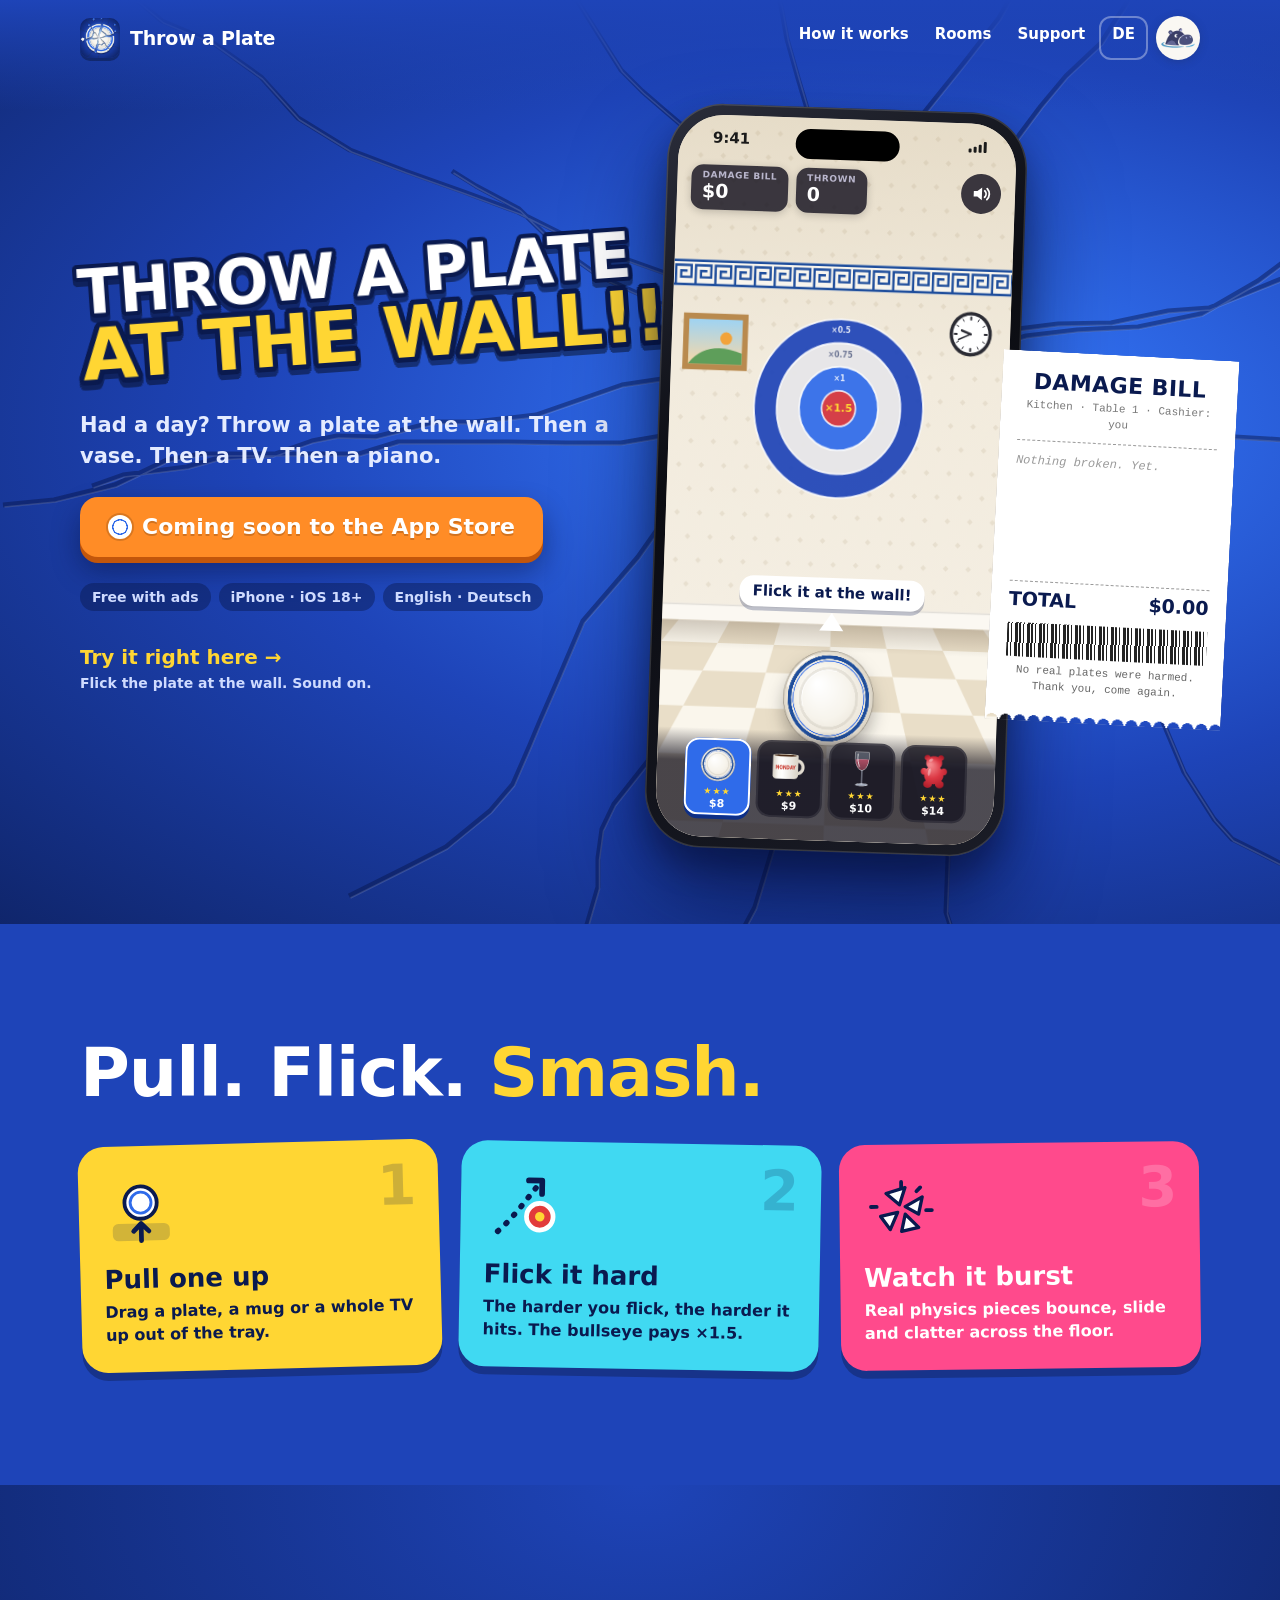
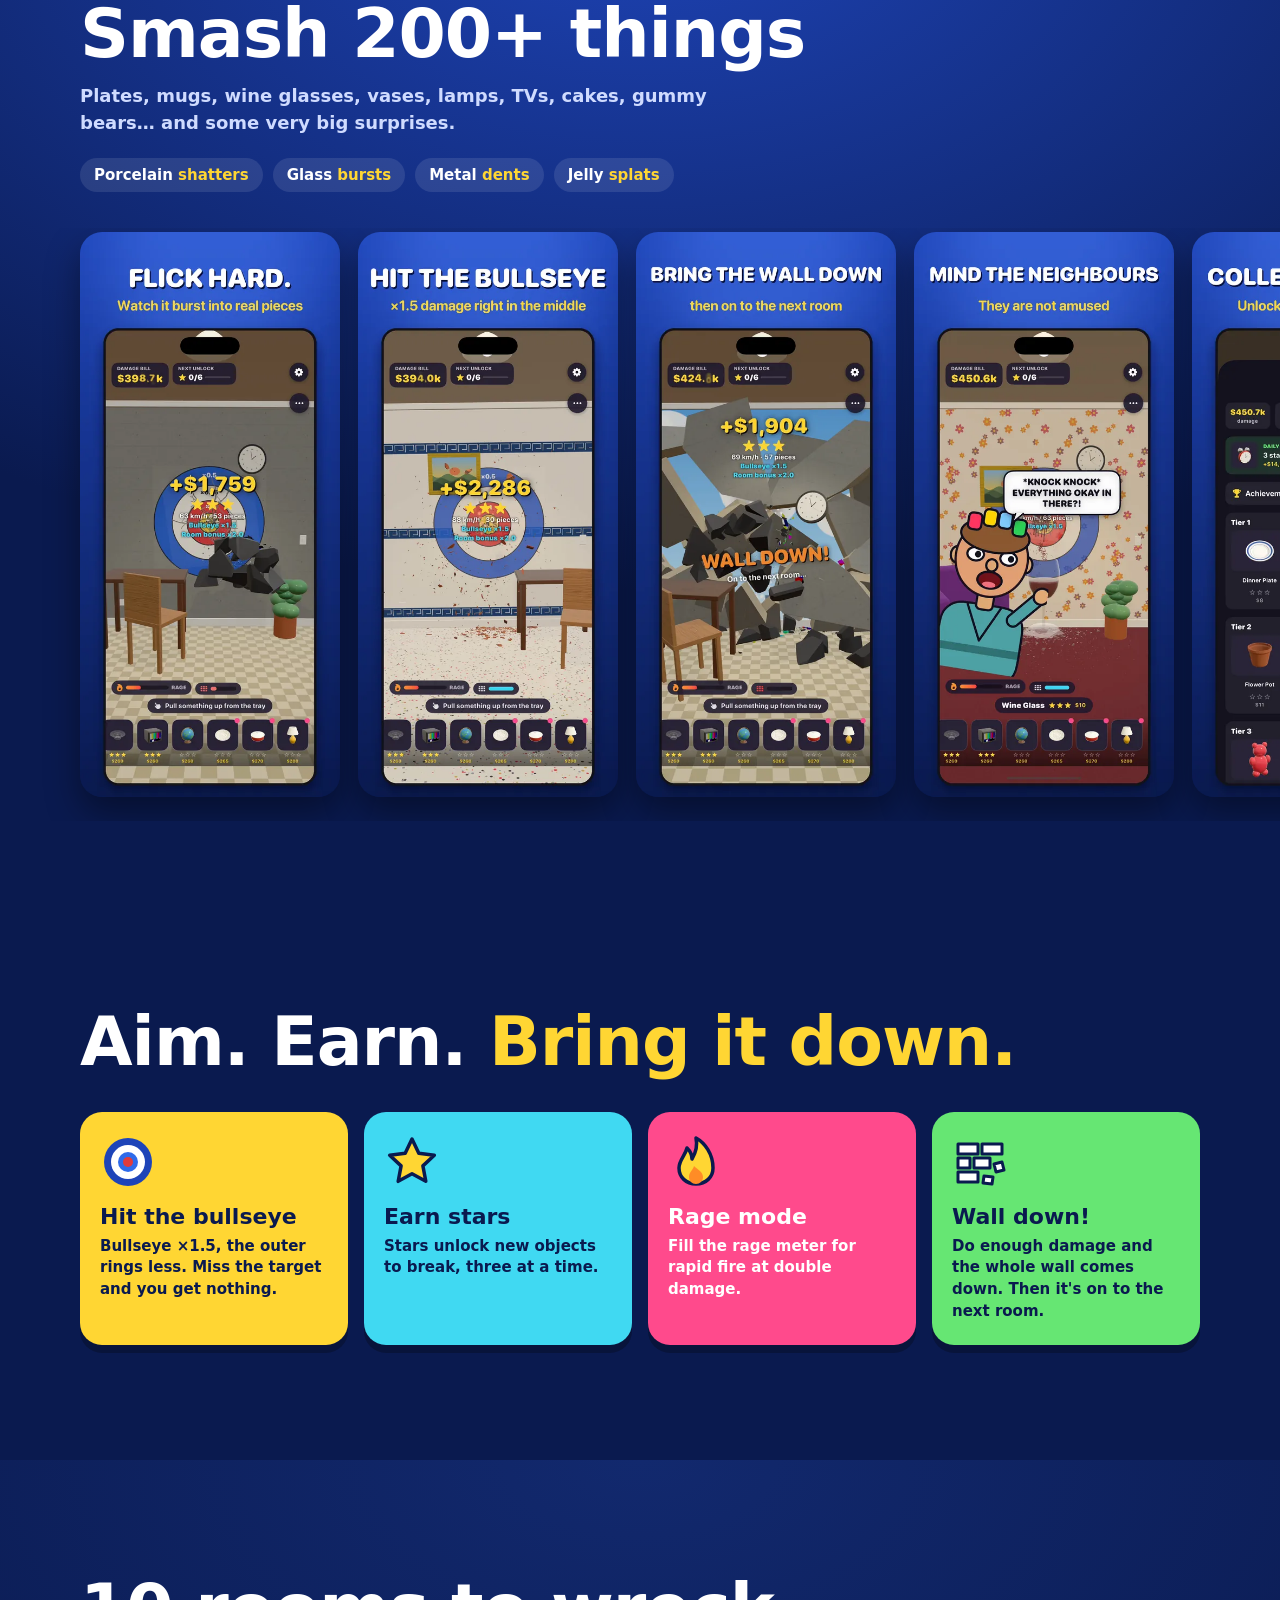
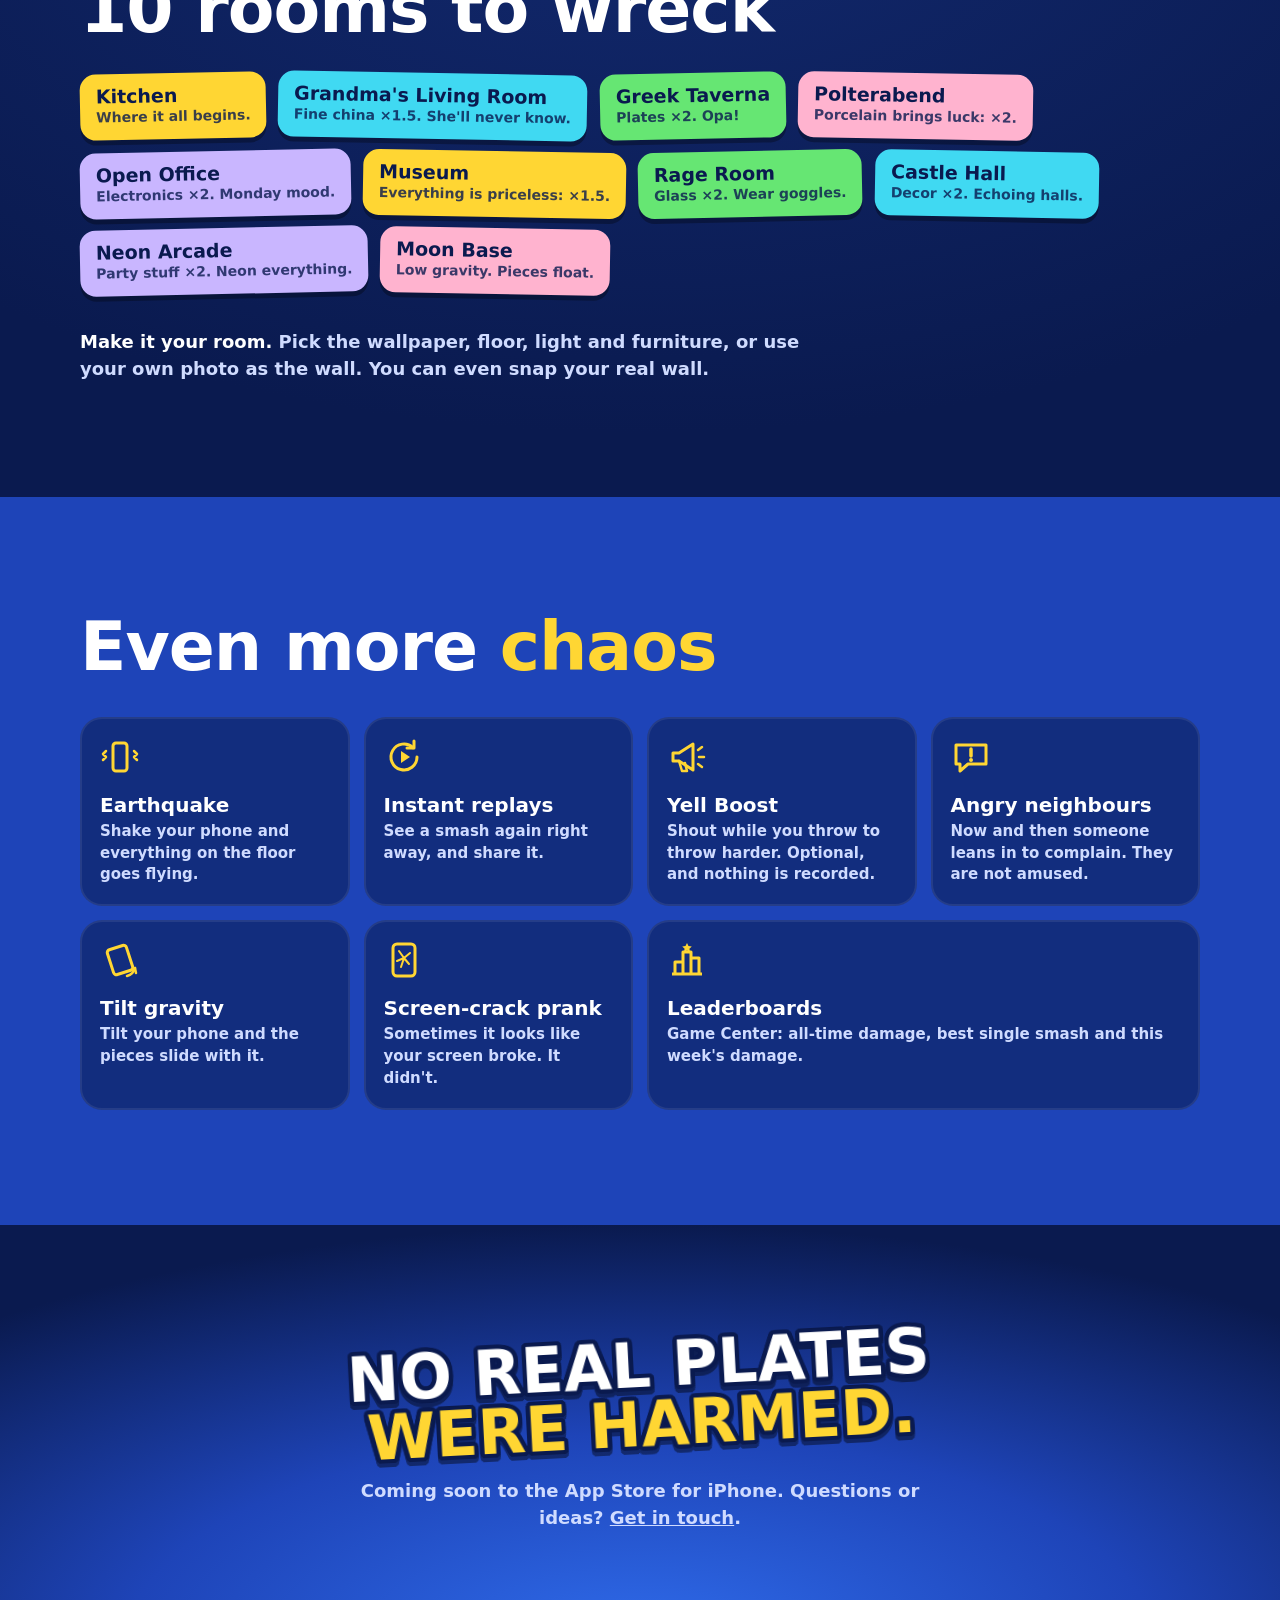
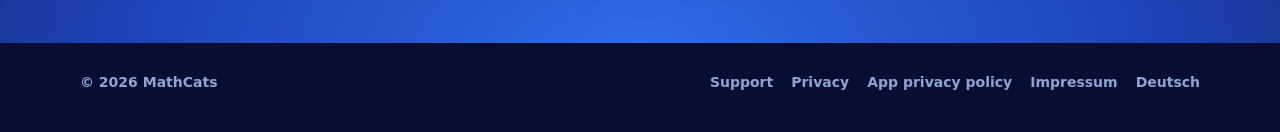
<file: index.html>
<!DOCTYPE html>
<html lang="en">
<head>
<!--
  THROW A PLATE AT THE WALL!!! – HOME PAGE (English). The German page is de/index.html; keep the two in step.
  Search for EDIT to find text you may change. Change only the words between > and <.
-->
<meta charset="utf-8">
<meta name="viewport" content="width=device-width, initial-scale=1">
<title>Throw a Plate at the Wall!!! – Smash 200+ things on iPhone</title>
<meta name="description" content="Had a day? Throw a plate at the wall. Then a vase. Then a TV. A physics smashing game for iPhone – try it right here in your browser.">
<meta name="theme-color" content="#1E44B8">
<link rel="canonical" href="https://makohippo.com/ThrowAPlate/">
<link rel="alternate" hreflang="en" href="https://makohippo.com/ThrowAPlate/">
<link rel="alternate" hreflang="de" href="https://makohippo.com/ThrowAPlate/de/">
<link rel="alternate" hreflang="x-default" href="https://makohippo.com/ThrowAPlate/">
<meta property="og:type" content="website">
<meta property="og:site_name" content="Throw a Plate at the Wall!!!">
<meta property="og:title" content="Throw a Plate at the Wall!!!">
<meta property="og:description" content="Had a day? Throw a plate at the wall. Then a vase. Then a TV. Smash 200+ things on iPhone.">
<meta property="og:url" content="https://makohippo.com/ThrowAPlate/">
<meta property="og:image" content="https://makohippo.com/ThrowAPlate/assets/img/og-en.jpg">
<meta property="og:image:width" content="1200">
<meta property="og:image:height" content="630">
<meta property="og:locale" content="en_US">
<meta name="twitter:card" content="summary_large_image">
<!-- LINK EDIT: when the app is live, add its App Store ID for Safari's banner: <meta name="apple-itunes-app" content="app-id=0000000000"> -->
<link rel="icon" type="image/png" href="favicon.png">
<link rel="apple-touch-icon" href="apple-touch-icon.png">
<link rel="stylesheet" href="assets/site.css?v=2">
</head>
<body>
<a class="skip" href="#main">Skip to content</a>

<header class="top">
  <div class="wrap">
    <a class="brand" href="./" aria-label="Throw a Plate at the Wall!!! home"><img src="assets/img/icon-256.webp" width="40" height="40" alt=""><span>Throw a Plate</span></a>
    <nav aria-label="Main">
      <a href="#how">How it works</a>
      <a href="#rooms" class="wide">Rooms</a>
      <a href="support/">Support</a>
      <a href="de/" class="lang" lang="de" hreflang="de" title="Deutsch">DE</a>
      <a class="studio" href="https://makohippo.com/" aria-label="makohippo – all games" title="makohippo – all games"><img src="assets/img/makohippo-hippo.webp" width="48" height="48" alt=""></a>
    </nav>
  </div>
</header>

<main id="main">
<section class="hero">
  <svg class="cracks" aria-hidden="true"></svg>
  <div class="wrap hero-grid">
    <div>
      <h1 class="logo" aria-label="Throw a Plate at the Wall!!!"><span class="l1" aria-hidden="true">THROW A PLATE</span><span class="l2" aria-hidden="true">AT THE WALL!!!</span></h1>
      <!-- EDIT 1 – the line under the title -->
      <p class="lede">Had a day? Throw a plate at the wall. Then a vase. Then a TV. Then a piano.</p>
      <!-- EDIT 2 – when the app is live, replace this line with:
           <a class="chunky orange soon" href="https://apps.apple.com/app/idXXXXXXXXXX">Download on the App Store</a> -->
      <p><span class="chunky orange soon">Coming soon to the App Store</span></p>
      <ul class="facts">
        <li>Free with ads</li><li>iPhone · iOS 18+</li><li>English · Deutsch</li>
      </ul>
      <p class="try">Try it right here →<small>Flick the plate at the wall. Sound on.</small></p>
    </div>

    <div class="play">
      <div class="phone">
        <div class="screen">
          <div class="game" id="game"></div>
          <div class="status" aria-hidden="true"><b>9:41</b><i class="island"></i><span class="bars"><i></i><i></i><i></i><i></i></span></div>
          <div class="hud">
            <div class="pill"><small>Damage bill</small><b id="bill">$0</b></div>
            <div class="pill"><small>Thrown</small><b id="count">0</b></div>
            <button class="round" id="mute" type="button" aria-pressed="false" aria-label="Sound on"><svg viewBox="0 0 24 24" aria-hidden="true"><path d="M4 9h4l5-4v14l-5-4H4z" fill="currentColor"/><path class="wave" d="M16 8.5a5 5 0 0 1 0 7M18.5 6a8.5 8.5 0 0 1 0 12" fill="none" stroke="currentColor" stroke-width="2" stroke-linecap="round"/><path class="cross" d="M16 9l6 6M22 9l-6 6" stroke="currentColor" stroke-width="2" stroke-linecap="round"/></svg></button>
          </div>
          <div class="hint" id="hint" aria-hidden="true"><span>Flick it at the wall!</span><i></i></div>
          <div class="tray" role="toolbar" aria-label="Pick something to throw" id="tray"></div>
        </div>
      </div>
      <aside class="receipt" aria-label="Damage bill">
        <p class="r-head">DAMAGE BILL</p>
        <p class="r-sub">Kitchen · Table 1 · Cashier: you</p>
        <ol class="r-lines" id="lines"><li class="r-empty">Nothing broken. Yet.</li></ol>
        <p class="r-total"><span>TOTAL</span><b id="total">$0.00</b></p>
        <p class="r-bars" aria-hidden="true"></p>
        <p class="r-foot">No real plates were harmed.<br>Thank you, come again.</p>
      </aside>
    </div>
  </div>
</section>

<section class="band how" id="how">
  <div class="wrap">
    <!-- EDIT 3 – how it works -->
    <h2 class="shout">Pull. Flick. <em>Smash.</em></h2>
    <ol class="cards">
      <li class="card yellow">
        <svg viewBox="0 0 80 80" aria-hidden="true"><rect x="10" y="52" width="60" height="18" rx="6" fill="#0A1A4F" opacity=".18"/><circle cx="40" cy="30" r="17" fill="#fff" stroke="#0A1A4F" stroke-width="4"/><circle cx="40" cy="30" r="11" fill="none" stroke="#2F6BEA" stroke-width="3"/><path d="M40 70V52m-8 8 8-8 8 8" stroke="#0A1A4F" stroke-width="5" fill="none" stroke-linecap="round" stroke-linejoin="round"/></svg>
        <h3>Pull one up</h3>
        <p>Drag a plate, a mug or a whole TV up out of the tray.</p>
      </li>
      <li class="card cyan">
        <svg viewBox="0 0 80 80" aria-hidden="true"><path d="M14 66C30 52 42 34 58 14" stroke="#0A1A4F" stroke-width="6" fill="none" stroke-linecap="round" stroke-dasharray="1 11"/><path d="M46 12h14v14" stroke="#0A1A4F" stroke-width="6" fill="none" stroke-linecap="round" stroke-linejoin="round"/><circle cx="58" cy="50" r="14" fill="#E23B3B" stroke="#fff" stroke-width="5"/><circle cx="58" cy="50" r="5" fill="#FFD633"/></svg>
        <h3>Flick it hard</h3>
        <p>The harder you flick, the harder it hits. The bullseye pays ×1.5.</p>
      </li>
      <li class="card pink">
        <svg viewBox="0 0 80 80" aria-hidden="true"><g fill="#fff" stroke="#0A1A4F" stroke-width="3.5" stroke-linejoin="round"><path d="M38 34 24 22l20-6z"/><path d="M44 36l18-10-4 18z"/><path d="M36 42 18 46l10 14z"/><path d="M44 44l14 14-18 4z"/></g><g stroke="#0A1A4F" stroke-width="4" stroke-linecap="round"><path d="M40 10v6M66 40h6M14 36H8M60 16l-4 4"/></g></svg>
        <h3>Watch it burst</h3>
        <p>Real physics pieces bounce, slide and clatter across the floor.</p>
      </li>
    </ol>
  </div>
</section>

<section class="band shots">
  <div class="wrap">
    <!-- EDIT 4 – the objects -->
    <h2 class="shout">Smash 200+ things</h2>
    <p class="sub">Plates, mugs, wine glasses, vases, lamps, TVs, cakes, gummy bears… and some very big surprises.</p>
    <ul class="breaks">
      <li>Porcelain <b>shatters</b></li><li>Glass <b>bursts</b></li><li>Metal <b>dents</b></li><li>Jelly <b>splats</b></li>
    </ul>
  </div>
  <ul class="rail" tabindex="0" aria-label="Screenshots">
    <li><img src="assets/img/shots/en/01_smash.webp" width="480" height="1043" loading="lazy" alt="Flick hard: a plate bursts into pieces against a kitchen wall, with the damage bill at the top"></li>
    <li><img src="assets/img/shots/en/03_bullseye.webp" width="480" height="1043" loading="lazy" alt="Hit the bullseye: a direct hit in the middle of the target for ×1.5 damage"></li>
    <li><img src="assets/img/shots/en/04_walldown.webp" width="480" height="1043" loading="lazy" alt="Bring the wall down: the whole wall crumbles, then it's on to the next room"></li>
    <li><img src="assets/img/shots/en/05_visitor.webp" width="480" height="1043" loading="lazy" alt="Mind the neighbours: a cartoon neighbour leans in and asks if everything is okay in there"></li>
    <li><img src="assets/img/shots/en/06_collection.webp" width="480" height="1043" loading="lazy" alt="Collect them all: the Smashopedia with objects to unlock and stars to earn"></li>
    <li><img src="assets/img/shots/en/07_editor.webp" width="480" height="1043" loading="lazy" alt="Your room, your wall: wallpapers to pick, or your own photo as the target"></li>
  </ul>
</section>

<section class="band goals">
  <div class="wrap">
    <!-- EDIT 5 – aiming and progress -->
    <h2 class="shout">Aim. Earn. <em>Bring it down.</em></h2>
    <ul class="quad">
      <li class="card yellow">
        <svg viewBox="0 0 56 56" aria-hidden="true"><circle cx="28" cy="28" r="24" fill="#1E44B8"/><circle cx="28" cy="28" r="17" fill="#fff"/><circle cx="28" cy="28" r="10" fill="#2F6BEA"/><circle cx="28" cy="28" r="5" fill="#E23B3B"/></svg>
        <h3>Hit the bullseye</h3>
        <p>Bullseye ×1.5, the outer rings less. Miss the target and you get nothing.</p>
      </li>
      <li class="card cyan">
        <svg viewBox="0 0 56 56" aria-hidden="true"><path d="M28 5l6.8 14.2 15.5 2-11.4 10.7 2.9 15.4L28 39.8 14.2 47.3l2.9-15.4L5.7 21.2l15.5-2z" fill="#FFD633" stroke="#0A1A4F" stroke-width="3.5" stroke-linejoin="round"/></svg>
        <h3>Earn stars</h3>
        <p>Stars unlock new objects to break, three at a time.</p>
      </li>
      <li class="card pink">
        <svg viewBox="0 0 56 56" aria-hidden="true"><path d="M28 50c-10 0-17-7-17-16 0-8 6-12 8-20 4 4 5 8 5 11 3-5 6-12 4-21 9 5 17 16 17 30 0 9-7 16-17 16z" fill="#FFD633" stroke="#0A1A4F" stroke-width="3.5" stroke-linejoin="round"/><path d="M28 50c-4 0-7-3-7-7 0-5 4-7 5-11 3 3 9 6 9 11 0 4-3 7-7 7z" fill="#FF8C26"/></svg>
        <h3>Rage mode</h3>
        <p>Fill the rage meter for rapid fire at double damage.</p>
      </li>
      <li class="card green">
        <svg viewBox="0 0 56 56" aria-hidden="true"><g fill="#fff" stroke="#0A1A4F" stroke-width="3" stroke-linejoin="round"><path d="M6 10h20v10H6zM30 10h20v10H30zM6 24h12v10H6zM22 24h16v10H22zM6 38h20v10H6z"/><path d="M42 30l8-2 2 8-8 2zM32 42l9 1-1 7-9-1z"/></g></svg>
        <h3>Wall down!</h3>
        <p>Do enough damage and the whole wall comes down. Then it's on to the next room.</p>
      </li>
    </ul>
  </div>
</section>

<section class="band rooms" id="rooms">
  <div class="wrap">
    <!-- EDIT 6 – the rooms -->
    <h2 class="shout">10 rooms to wreck</h2>
    <ul class="stickers">
      <li class="s1"><b>Kitchen</b><span>Where it all begins.</span></li>
      <li class="s2"><b>Grandma's Living Room</b><span>Fine china ×1.5. She'll never know.</span></li>
      <li class="s3"><b>Greek Taverna</b><span>Plates ×2. Opa!</span></li>
      <li class="s4"><b>Polterabend</b><span>Porcelain brings luck: ×2.</span></li>
      <li class="s5"><b>Open Office</b><span>Electronics ×2. Monday mood.</span></li>
      <li class="s1"><b>Museum</b><span>Everything is priceless: ×1.5.</span></li>
      <li class="s3"><b>Rage Room</b><span>Glass ×2. Wear goggles.</span></li>
      <li class="s2"><b>Castle Hall</b><span>Decor ×2. Echoing halls.</span></li>
      <li class="s5"><b>Neon Arcade</b><span>Party stuff ×2. Neon everything.</span></li>
      <li class="s4"><b>Moon Base</b><span>Low gravity. Pieces float.</span></li>
    </ul>
    <p class="yours"><b>Make it your room.</b> Pick the wallpaper, floor, light and furniture, or use your own photo as the wall. You can even snap your real wall.</p>
  </div>
</section>

<section class="band chaos">
  <div class="wrap">
    <!-- EDIT 7 – the extras -->
    <h2 class="shout">Even more <em>chaos</em></h2>
    <ul class="tiles">
      <li><svg viewBox="0 0 40 40" aria-hidden="true"><rect x="13" y="6" width="14" height="28" rx="3" fill="none" stroke="currentColor" stroke-width="3"/><path d="M6 14l-3 3 3 3 -3 3M34 14l3 3-3 3 3 3" fill="none" stroke="currentColor" stroke-width="2.5" stroke-linecap="round" stroke-linejoin="round"/></svg>
        <h3>Earthquake</h3><p>Shake your phone and everything on the floor goes flying.</p></li>
      <li><svg viewBox="0 0 40 40" aria-hidden="true"><path d="M33 20a13 13 0 1 1-4-9.4" fill="none" stroke="currentColor" stroke-width="3" stroke-linecap="round"/><path d="M30 4v7h-7" fill="none" stroke="currentColor" stroke-width="3" stroke-linecap="round" stroke-linejoin="round"/><path d="M17 14v12l9-6z" fill="currentColor"/></svg>
        <h3>Instant replays</h3><p>See a smash again right away, and share it.</p></li>
      <li><svg viewBox="0 0 40 40" aria-hidden="true"><path d="M6 16h6l14-9v26l-14-9H6z" fill="none" stroke="currentColor" stroke-width="3" stroke-linejoin="round"/><path d="M12 24l3 10h5l-2-8M31 13l4-3M32 20h5M31 27l4 3" fill="none" stroke="currentColor" stroke-width="2.5" stroke-linecap="round" stroke-linejoin="round"/></svg>
        <h3>Yell Boost</h3><p>Shout while you throw to throw harder. Optional, and nothing is recorded.</p></li>
      <li><svg viewBox="0 0 40 40" aria-hidden="true"><path d="M5 8h30v19H17l-8 7v-7H5z" fill="none" stroke="currentColor" stroke-width="3" stroke-linejoin="round"/><path d="M20 12v7" stroke="currentColor" stroke-width="3.5" stroke-linecap="round"/><circle cx="20" cy="23" r="2" fill="currentColor"/></svg>
        <h3>Angry neighbours</h3><p>Now and then someone leans in to complain. They are not amused.</p></li>
      <li><svg viewBox="0 0 40 40" aria-hidden="true"><rect x="10" y="7" width="20" height="26" rx="3" fill="none" stroke="currentColor" stroke-width="3" transform="rotate(-18 20 20)"/><path d="M27 36c4-1 7-4 8-8" fill="none" stroke="currentColor" stroke-width="2.5" stroke-linecap="round"/><path d="M36 33l-1-5-4 2" fill="none" stroke="currentColor" stroke-width="2.5" stroke-linecap="round" stroke-linejoin="round"/></svg>
        <h3>Tilt gravity</h3><p>Tilt your phone and the pieces slide with it.</p></li>
      <li><svg viewBox="0 0 40 40" aria-hidden="true"><rect x="9" y="4" width="22" height="32" rx="4" fill="none" stroke="currentColor" stroke-width="3"/><path d="M20 18l-5-7M20 18l6-5M20 18l-3 9M20 18l5 6M20 18l-7 3" fill="none" stroke="currentColor" stroke-width="2" stroke-linecap="round"/></svg>
        <h3>Screen-crack prank</h3><p>Sometimes it looks like your screen broke. It didn't.</p></li>
      <li class="wide"><svg viewBox="0 0 40 40" aria-hidden="true"><path d="M5 34h30M8 34V22h8v12M16 34V12h8v22M24 34V18h8v16" fill="none" stroke="currentColor" stroke-width="3" stroke-linejoin="round"/><path d="M20 3l1.5 3 3.3.5-2.4 2.3.6 3.2-3-1.6-3 1.6.6-3.2-2.4-2.3 3.3-.5z" fill="currentColor"/></svg>
        <h3>Leaderboards</h3><p>Game Center: all-time damage, best single smash and this week's damage.</p></li>
    </ul>
  </div>
</section>

<section class="end">
  <div class="wrap">
    <p class="sign" aria-hidden="true"><span>NO REAL PLATES</span><span>WERE HARMED.</span></p>
    <!-- EDIT 8 – the closing line; when the app is live, link "App Store" to its page -->
    <p class="more">Coming soon to the App Store for iPhone. Questions or ideas? <a href="support/">Get in touch</a>.</p>
  </div>
</section>
</main>

<footer class="foot">
  <div class="wrap">
    <p>© 2026 MathCats</p>
    <nav aria-label="Footer">
      <a href="support/">Support</a>
      <a href="privacy/">Privacy</a>
      <a href="https://makohippo.com/ThrowAPlate-privacy/privacy-policy.html">App privacy policy</a>
      <a href="https://makohippo.com/impressum/" lang="de">Impressum</a>
      <a href="de/" lang="de" hreflang="de">Deutsch</a>
    </nav>
  </div>
</footer>

<script src="assets/smash.js"></script>
<script src="assets/home.js"></script>
</body>
</html>
</file>
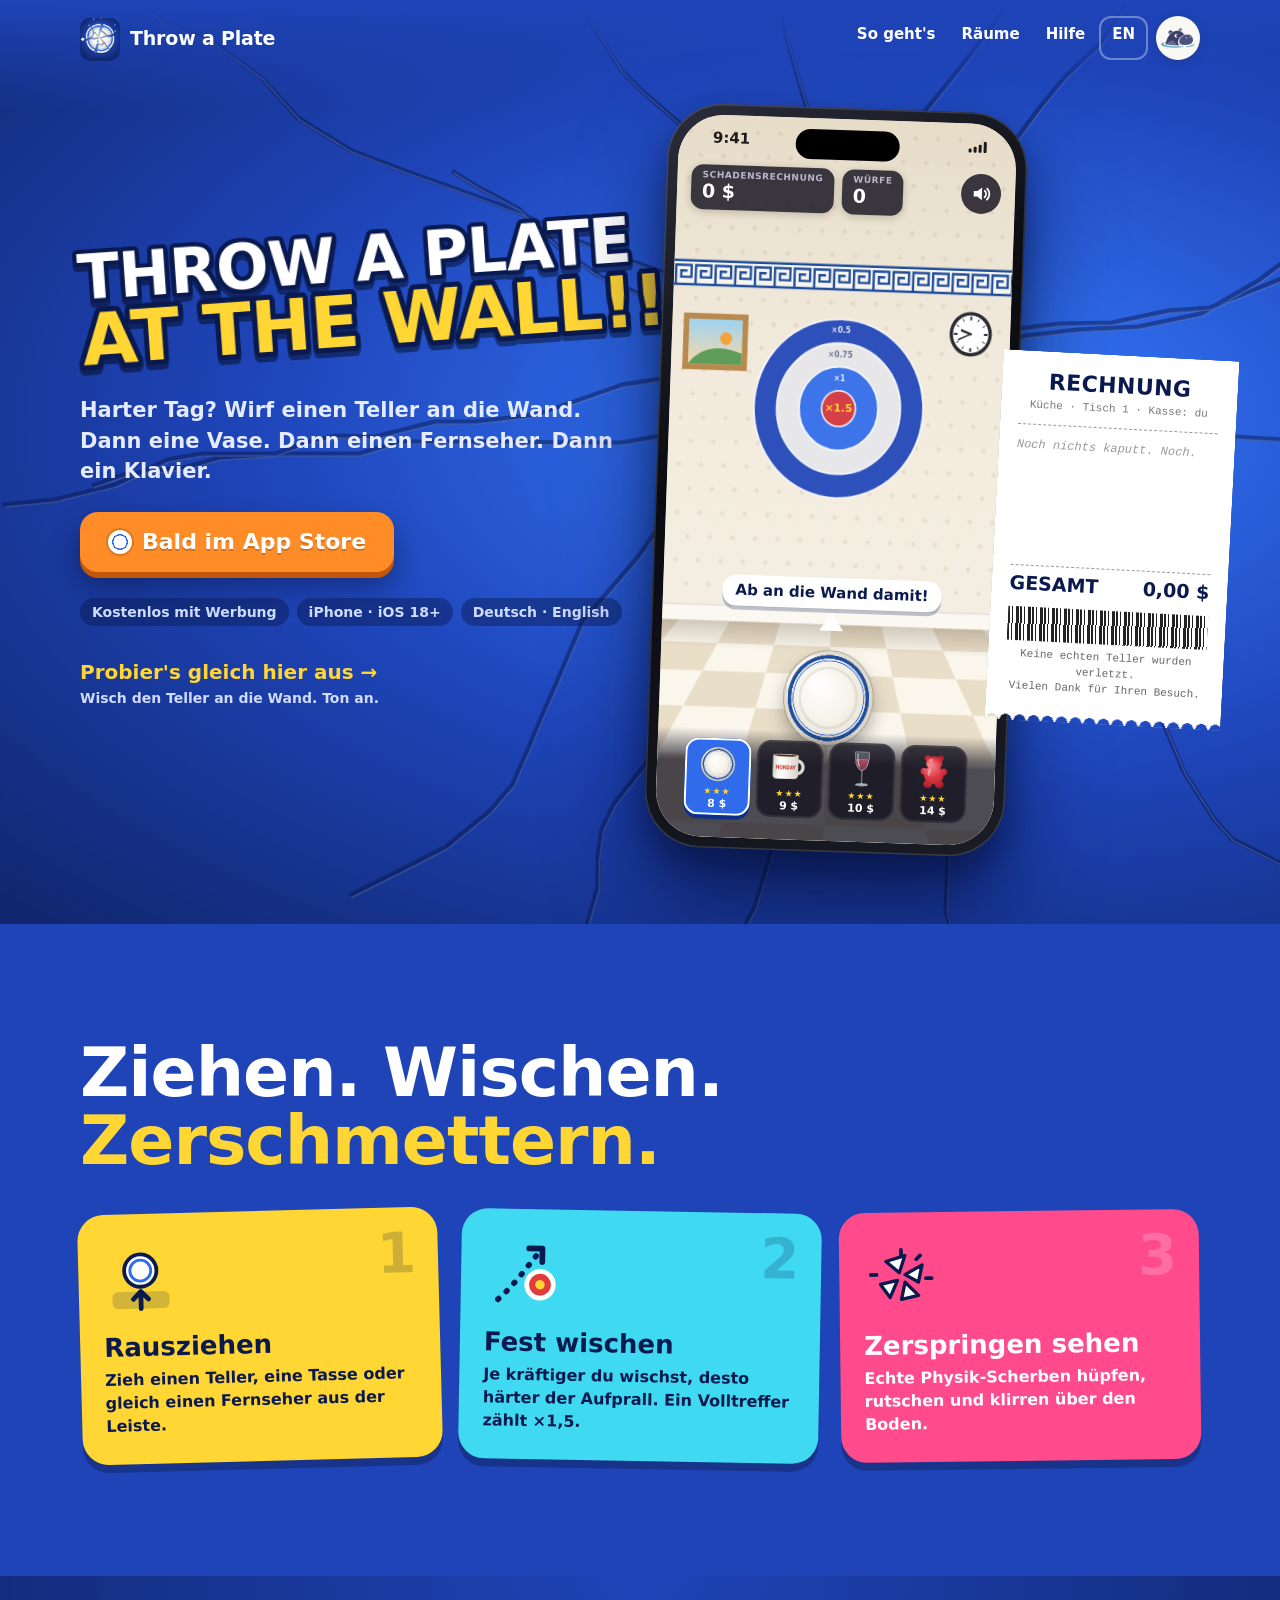
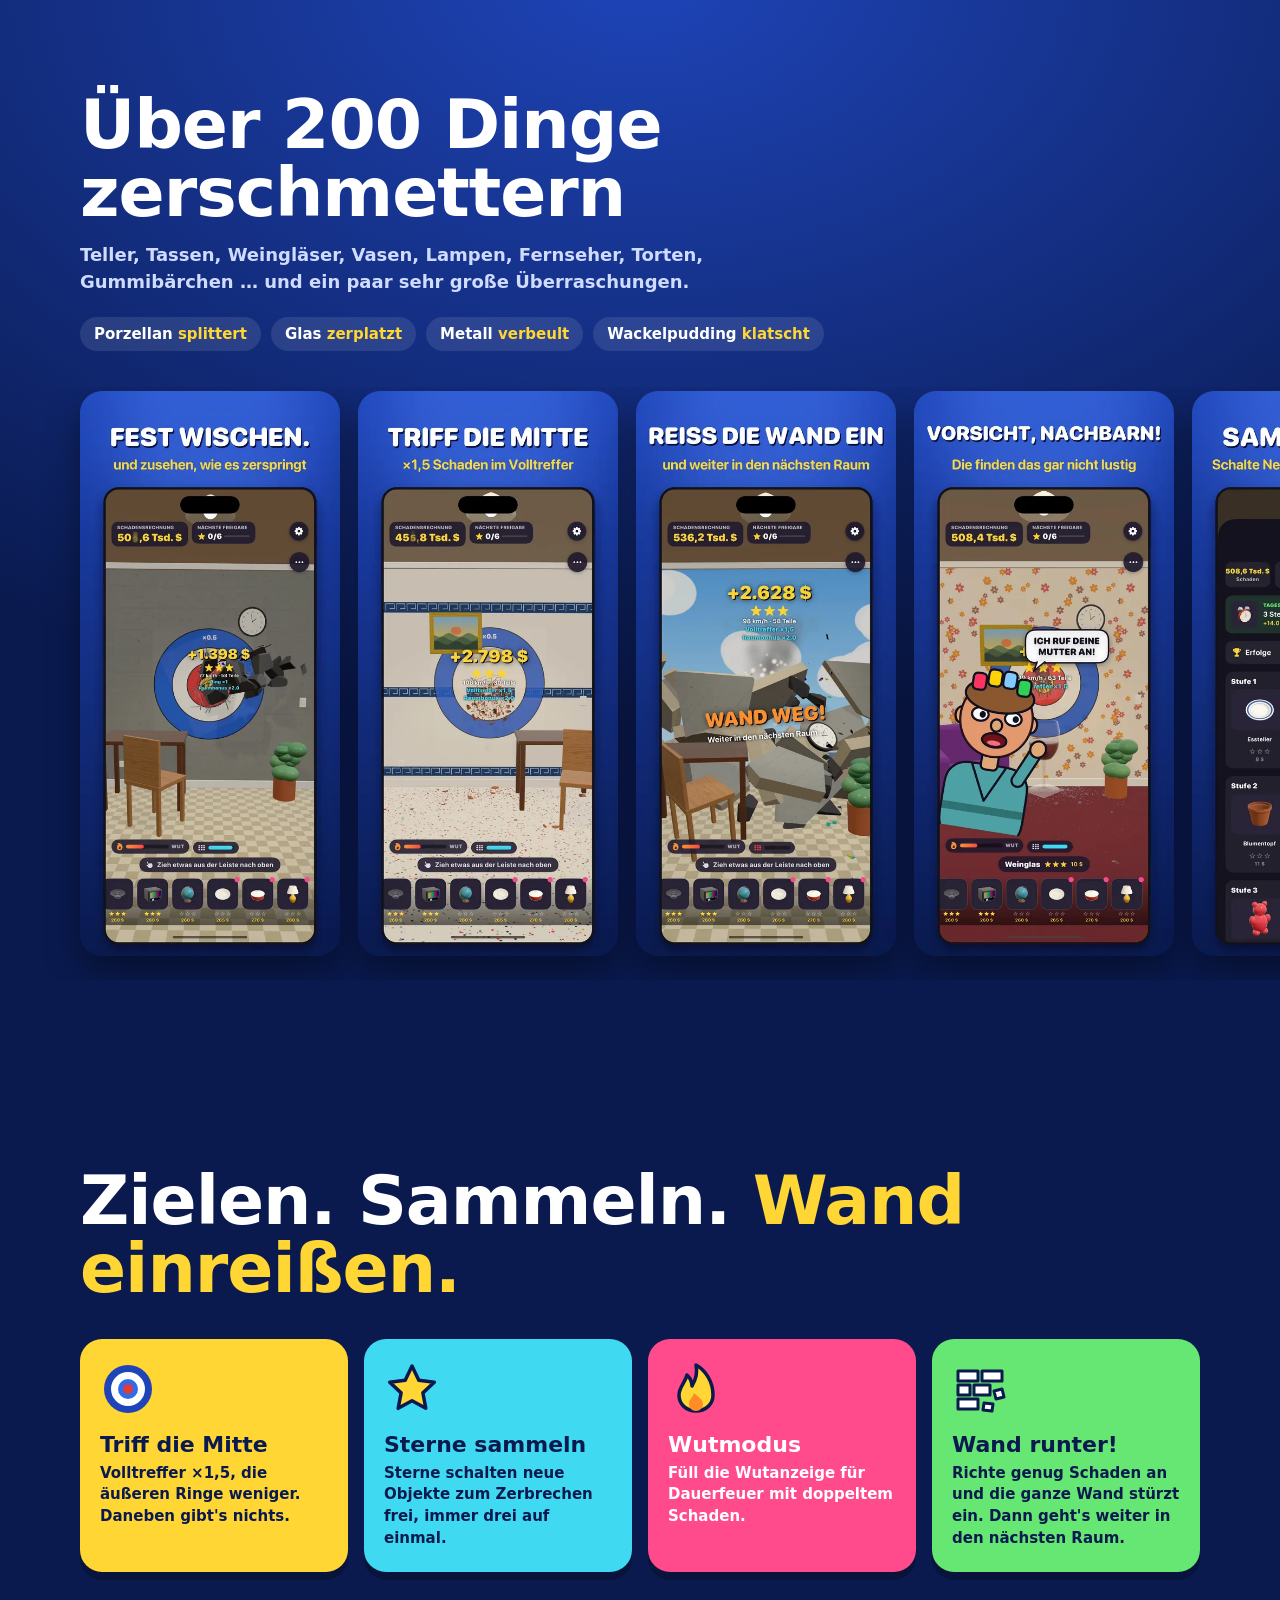
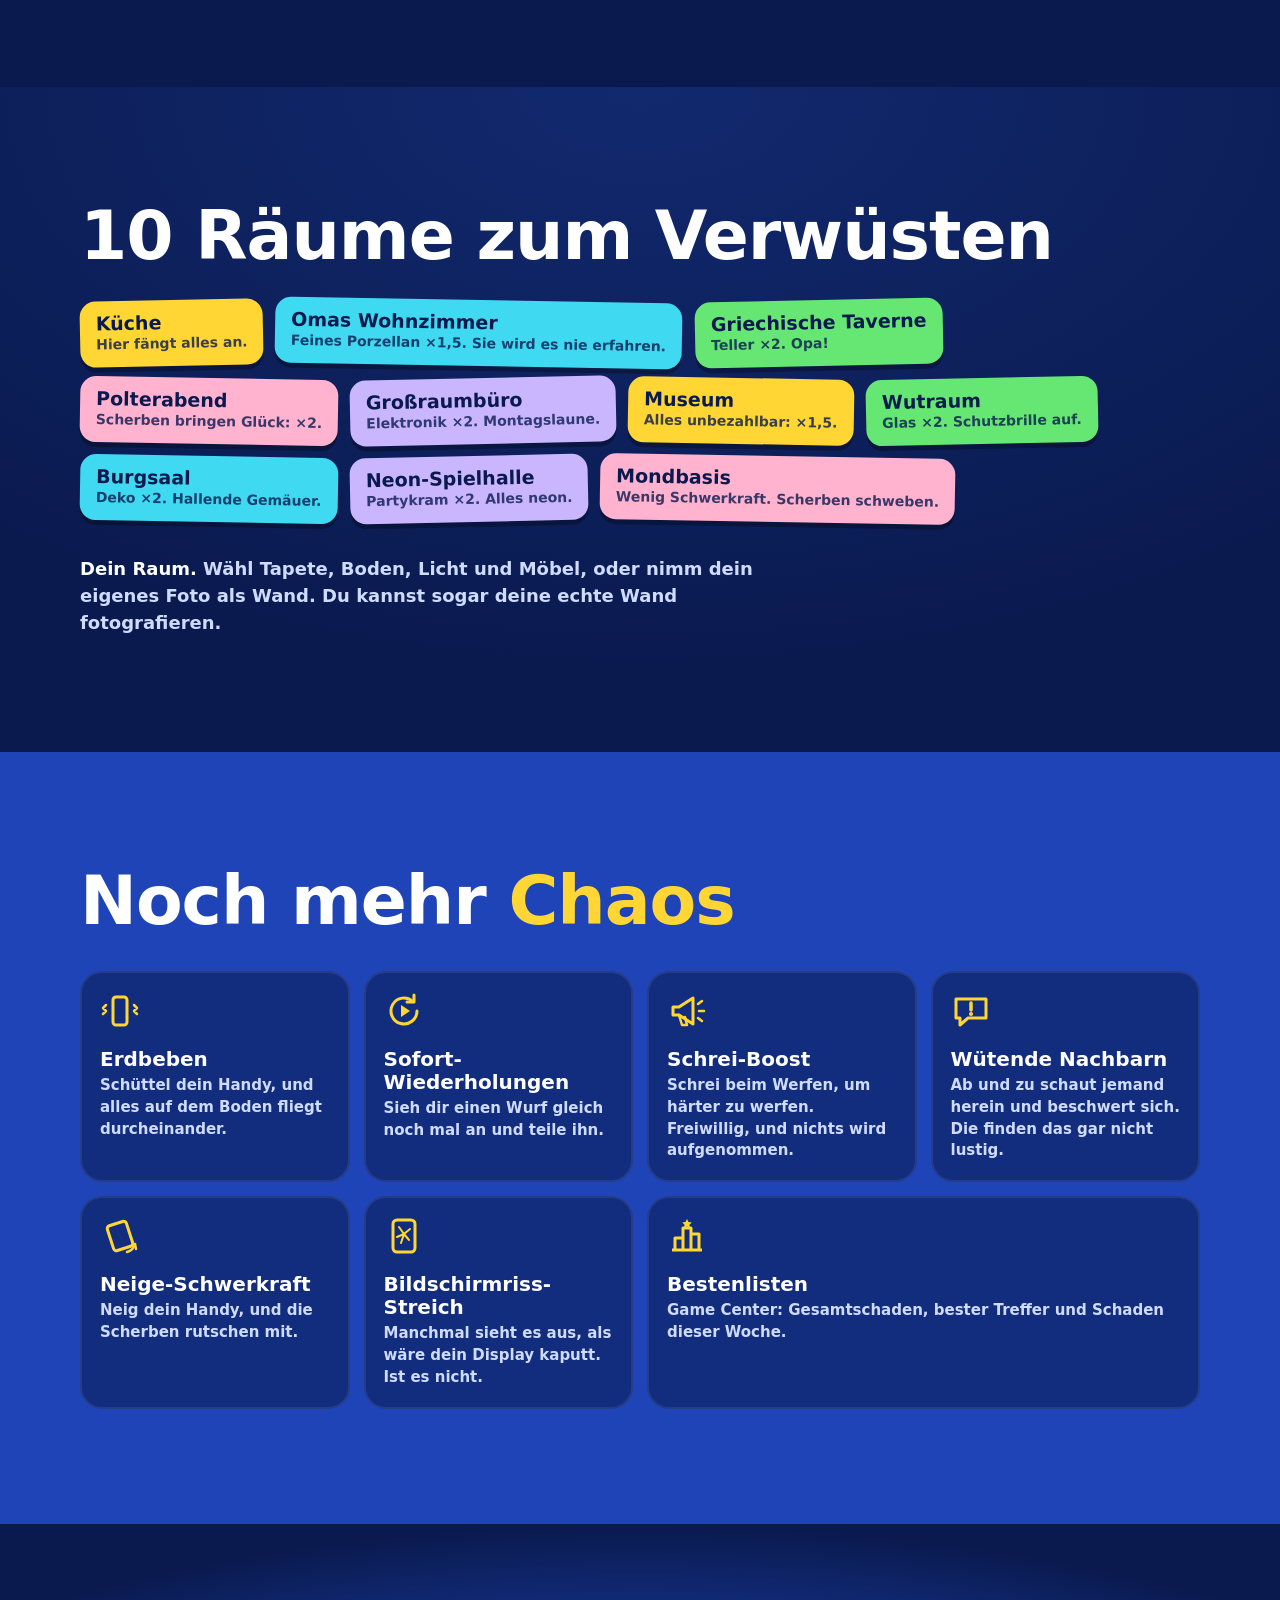
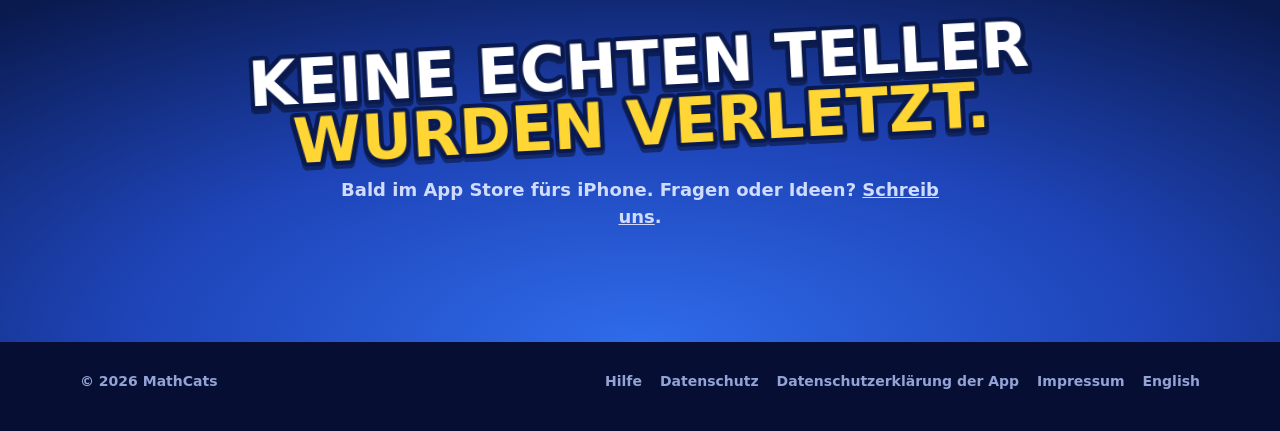
<file: de/index.html>
<!DOCTYPE html>
<html lang="de">
<head>
<!--
  THROW A PLATE AT THE WALL!!! – STARTSEITE (Deutsch). Die englische Seite ist ../index.html; beide gleich halten.
  Nach EDIT suchen, um änderbaren Text zu finden. Nur die Wörter zwischen > und < ändern.
-->
<meta charset="utf-8">
<meta name="viewport" content="width=device-width, initial-scale=1">
<title>Throw a Plate at the Wall!!! – Über 200 Dinge zerschmettern auf dem iPhone</title>
<meta name="description" content="Harter Tag? Wirf einen Teller an die Wand. Dann eine Vase. Dann einen Fernseher. Ein Physik-Zerschmetter-Spiel fürs iPhone – probier es gleich hier im Browser aus.">
<meta name="theme-color" content="#1E44B8">
<link rel="canonical" href="https://makohippo.com/ThrowAPlate/de/">
<link rel="alternate" hreflang="en" href="https://makohippo.com/ThrowAPlate/">
<link rel="alternate" hreflang="de" href="https://makohippo.com/ThrowAPlate/de/">
<link rel="alternate" hreflang="x-default" href="https://makohippo.com/ThrowAPlate/">
<meta property="og:type" content="website">
<meta property="og:site_name" content="Throw a Plate at the Wall!!!">
<meta property="og:title" content="Throw a Plate at the Wall!!!">
<meta property="og:description" content="Harter Tag? Wirf einen Teller an die Wand. Dann eine Vase. Dann einen Fernseher. Über 200 Dinge zerschmettern auf dem iPhone.">
<meta property="og:url" content="https://makohippo.com/ThrowAPlate/de/">
<meta property="og:image" content="https://makohippo.com/ThrowAPlate/assets/img/og-de.jpg">
<meta property="og:image:width" content="1200">
<meta property="og:image:height" content="630">
<meta property="og:locale" content="de_DE">
<meta name="twitter:card" content="summary_large_image">
<!-- LINK EDIT: wenn die App live ist, ihre App-Store-ID für Safaris Banner eintragen: <meta name="apple-itunes-app" content="app-id=0000000000"> -->
<link rel="icon" type="image/png" href="../favicon.png">
<link rel="apple-touch-icon" href="../apple-touch-icon.png">
<link rel="stylesheet" href="../assets/site.css?v=2">
</head>
<body>
<a class="skip" href="#main">Zum Inhalt</a>

<header class="top">
  <div class="wrap">
    <a class="brand" href="./" aria-label="Throw a Plate at the Wall!!! – Startseite"><img src="../assets/img/icon-256.webp" width="40" height="40" alt=""><span>Throw a Plate</span></a>
    <nav aria-label="Hauptmenü">
      <a href="#how">So geht's</a>
      <a href="#rooms" class="wide">Räume</a>
      <a href="support/">Hilfe</a>
      <a href="../" class="lang" lang="en" hreflang="en" title="English">EN</a>
      <a class="studio" href="https://makohippo.com/" aria-label="makohippo – alle Spiele" title="makohippo – alle Spiele"><img src="../assets/img/makohippo-hippo.webp" width="48" height="48" alt=""></a>
    </nav>
  </div>
</header>

<main id="main">
<section class="hero">
  <svg class="cracks" aria-hidden="true"></svg>
  <div class="wrap hero-grid">
    <div>
      <h1 class="logo" lang="en" aria-label="Throw a Plate at the Wall!!!"><span class="l1" aria-hidden="true">THROW A PLATE</span><span class="l2" aria-hidden="true">AT THE WALL!!!</span></h1>
      <!-- EDIT 1 – die Zeile unter dem Titel -->
      <p class="lede">Harter Tag? Wirf einen Teller an die Wand. Dann eine Vase. Dann einen Fernseher. Dann ein Klavier.</p>
      <!-- EDIT 2 – wenn die App live ist, diese Zeile ersetzen durch:
           <a class="chunky orange soon" href="https://apps.apple.com/de/app/idXXXXXXXXXX">Laden im App Store</a> -->
      <p><span class="chunky orange soon">Bald im App Store</span></p>
      <ul class="facts">
        <li>Kostenlos mit Werbung</li><li>iPhone · iOS 18+</li><li>Deutsch · English</li>
      </ul>
      <p class="try">Probier's gleich hier aus →<small>Wisch den Teller an die Wand. Ton an.</small></p>
    </div>

    <div class="play">
      <div class="phone">
        <div class="screen">
          <div class="game" id="game"></div>
          <div class="status" aria-hidden="true"><b>9:41</b><i class="island"></i><span class="bars"><i></i><i></i><i></i><i></i></span></div>
          <div class="hud">
            <div class="pill"><small>Schadensrechnung</small><b id="bill">0 $</b></div>
            <div class="pill"><small>Würfe</small><b id="count">0</b></div>
            <button class="round" id="mute" type="button" aria-pressed="false" aria-label="Ton an"><svg viewBox="0 0 24 24" aria-hidden="true"><path d="M4 9h4l5-4v14l-5-4H4z" fill="currentColor"/><path class="wave" d="M16 8.5a5 5 0 0 1 0 7M18.5 6a8.5 8.5 0 0 1 0 12" fill="none" stroke="currentColor" stroke-width="2" stroke-linecap="round"/><path class="cross" d="M16 9l6 6M22 9l-6 6" stroke="currentColor" stroke-width="2" stroke-linecap="round"/></svg></button>
          </div>
          <div class="hint" id="hint" aria-hidden="true"><span>Ab an die Wand damit!</span><i></i></div>
          <div class="tray" role="toolbar" aria-label="Wähle, was du wirfst" id="tray"></div>
        </div>
      </div>
      <aside class="receipt" aria-label="Schadensrechnung">
        <p class="r-head">RECHNUNG</p>
        <p class="r-sub">Küche · Tisch 1 · Kasse: du</p>
        <ol class="r-lines" id="lines"><li class="r-empty">Noch nichts kaputt. Noch.</li></ol>
        <p class="r-total"><span>GESAMT</span><b id="total">0,00 $</b></p>
        <p class="r-bars" aria-hidden="true"></p>
        <p class="r-foot">Keine echten Teller wurden verletzt.<br>Vielen Dank für Ihren Besuch.</p>
      </aside>
    </div>
  </div>
</section>

<section class="band how" id="how">
  <div class="wrap">
    <!-- EDIT 3 – so geht's -->
    <h2 class="shout">Ziehen. Wischen. <em>Zerschmettern.</em></h2>
    <ol class="cards">
      <li class="card yellow">
        <svg viewBox="0 0 80 80" aria-hidden="true"><rect x="10" y="52" width="60" height="18" rx="6" fill="#0A1A4F" opacity=".18"/><circle cx="40" cy="30" r="17" fill="#fff" stroke="#0A1A4F" stroke-width="4"/><circle cx="40" cy="30" r="11" fill="none" stroke="#2F6BEA" stroke-width="3"/><path d="M40 70V52m-8 8 8-8 8 8" stroke="#0A1A4F" stroke-width="5" fill="none" stroke-linecap="round" stroke-linejoin="round"/></svg>
        <h3>Rausziehen</h3>
        <p>Zieh einen Teller, eine Tasse oder gleich einen Fernseher aus der Leiste.</p>
      </li>
      <li class="card cyan">
        <svg viewBox="0 0 80 80" aria-hidden="true"><path d="M14 66C30 52 42 34 58 14" stroke="#0A1A4F" stroke-width="6" fill="none" stroke-linecap="round" stroke-dasharray="1 11"/><path d="M46 12h14v14" stroke="#0A1A4F" stroke-width="6" fill="none" stroke-linecap="round" stroke-linejoin="round"/><circle cx="58" cy="50" r="14" fill="#E23B3B" stroke="#fff" stroke-width="5"/><circle cx="58" cy="50" r="5" fill="#FFD633"/></svg>
        <h3>Fest wischen</h3>
        <p>Je kräftiger du wischst, desto härter der Aufprall. Ein Volltreffer zählt ×1,5.</p>
      </li>
      <li class="card pink">
        <svg viewBox="0 0 80 80" aria-hidden="true"><g fill="#fff" stroke="#0A1A4F" stroke-width="3.5" stroke-linejoin="round"><path d="M38 34 24 22l20-6z"/><path d="M44 36l18-10-4 18z"/><path d="M36 42 18 46l10 14z"/><path d="M44 44l14 14-18 4z"/></g><g stroke="#0A1A4F" stroke-width="4" stroke-linecap="round"><path d="M40 10v6M66 40h6M14 36H8M60 16l-4 4"/></g></svg>
        <h3>Zerspringen sehen</h3>
        <p>Echte Physik-Scherben hüpfen, rutschen und klirren über den Boden.</p>
      </li>
    </ol>
  </div>
</section>

<section class="band shots">
  <div class="wrap">
    <!-- EDIT 4 – die Objekte -->
    <h2 class="shout">Über 200 Dinge zerschmettern</h2>
    <p class="sub">Teller, Tassen, Weingläser, Vasen, Lampen, Fernseher, Torten, Gummibärchen … und ein paar sehr große Überraschungen.</p>
    <ul class="breaks">
      <li>Porzellan <b>splittert</b></li><li>Glas <b>zerplatzt</b></li><li>Metall <b>verbeult</b></li><li>Wackelpudding <b>klatscht</b></li>
    </ul>
  </div>
  <ul class="rail" tabindex="0" aria-label="Bildschirmfotos">
    <li><img src="../assets/img/shots/de/01_smash.webp" width="480" height="1043" loading="lazy" alt="Fest wischen: Ein Teller zerspringt an einer Küchenwand, oben die Schadensrechnung"></li>
    <li><img src="../assets/img/shots/de/03_bullseye.webp" width="480" height="1043" loading="lazy" alt="Triff die Mitte: ein Volltreffer in der Mitte der Zielscheibe für ×1,5 Schaden"></li>
    <li><img src="../assets/img/shots/de/04_walldown.webp" width="480" height="1043" loading="lazy" alt="Reiß die Wand ein: Die ganze Wand stürzt ein, dann geht es weiter in den nächsten Raum"></li>
    <li><img src="../assets/img/shots/de/05_visitor.webp" width="480" height="1043" loading="lazy" alt="Vorsicht, Nachbarn: Ein gezeichneter Nachbar schaut herein und fragt, ob alles in Ordnung ist"></li>
    <li><img src="../assets/img/shots/de/06_collection.webp" width="480" height="1043" loading="lazy" alt="Sammle alles: die Smashopädie mit Objekten zum Freischalten und Sternen"></li>
    <li><img src="../assets/img/shots/de/07_editor.webp" width="480" height="1043" loading="lazy" alt="Dein Raum, deine Wand: Tapeten zur Auswahl oder dein eigenes Foto als Ziel"></li>
  </ul>
</section>

<section class="band goals">
  <div class="wrap">
    <!-- EDIT 5 – Zielen und Fortschritt -->
    <h2 class="shout">Zielen. Sammeln. <em>Wand einreißen.</em></h2>
    <ul class="quad">
      <li class="card yellow">
        <svg viewBox="0 0 56 56" aria-hidden="true"><circle cx="28" cy="28" r="24" fill="#1E44B8"/><circle cx="28" cy="28" r="17" fill="#fff"/><circle cx="28" cy="28" r="10" fill="#2F6BEA"/><circle cx="28" cy="28" r="5" fill="#E23B3B"/></svg>
        <h3>Triff die Mitte</h3>
        <p>Volltreffer ×1,5, die äußeren Ringe weniger. Daneben gibt's nichts.</p>
      </li>
      <li class="card cyan">
        <svg viewBox="0 0 56 56" aria-hidden="true"><path d="M28 5l6.8 14.2 15.5 2-11.4 10.7 2.9 15.4L28 39.8 14.2 47.3l2.9-15.4L5.7 21.2l15.5-2z" fill="#FFD633" stroke="#0A1A4F" stroke-width="3.5" stroke-linejoin="round"/></svg>
        <h3>Sterne sammeln</h3>
        <p>Sterne schalten neue Objekte zum Zerbrechen frei, immer drei auf einmal.</p>
      </li>
      <li class="card pink">
        <svg viewBox="0 0 56 56" aria-hidden="true"><path d="M28 50c-10 0-17-7-17-16 0-8 6-12 8-20 4 4 5 8 5 11 3-5 6-12 4-21 9 5 17 16 17 30 0 9-7 16-17 16z" fill="#FFD633" stroke="#0A1A4F" stroke-width="3.5" stroke-linejoin="round"/><path d="M28 50c-4 0-7-3-7-7 0-5 4-7 5-11 3 3 9 6 9 11 0 4-3 7-7 7z" fill="#FF8C26"/></svg>
        <h3>Wutmodus</h3>
        <p>Füll die Wutanzeige für Dauerfeuer mit doppeltem Schaden.</p>
      </li>
      <li class="card green">
        <svg viewBox="0 0 56 56" aria-hidden="true"><g fill="#fff" stroke="#0A1A4F" stroke-width="3" stroke-linejoin="round"><path d="M6 10h20v10H6zM30 10h20v10H30zM6 24h12v10H6zM22 24h16v10H22zM6 38h20v10H6z"/><path d="M42 30l8-2 2 8-8 2zM32 42l9 1-1 7-9-1z"/></g></svg>
        <h3>Wand runter!</h3>
        <p>Richte genug Schaden an und die ganze Wand stürzt ein. Dann geht's weiter in den nächsten Raum.</p>
      </li>
    </ul>
  </div>
</section>

<section class="band rooms" id="rooms">
  <div class="wrap">
    <!-- EDIT 6 – die Räume -->
    <h2 class="shout">10 Räume zum Verwüsten</h2>
    <ul class="stickers">
      <li class="s1"><b>Küche</b><span>Hier fängt alles an.</span></li>
      <li class="s2"><b>Omas Wohnzimmer</b><span>Feines Porzellan ×1,5. Sie wird es nie erfahren.</span></li>
      <li class="s3"><b>Griechische Taverne</b><span>Teller ×2. Opa!</span></li>
      <li class="s4"><b>Polterabend</b><span>Scherben bringen Glück: ×2.</span></li>
      <li class="s5"><b>Großraumbüro</b><span>Elektronik ×2. Montagslaune.</span></li>
      <li class="s1"><b>Museum</b><span>Alles unbezahlbar: ×1,5.</span></li>
      <li class="s3"><b>Wutraum</b><span>Glas ×2. Schutzbrille auf.</span></li>
      <li class="s2"><b>Burgsaal</b><span>Deko ×2. Hallende Gemäuer.</span></li>
      <li class="s5"><b>Neon-Spielhalle</b><span>Partykram ×2. Alles neon.</span></li>
      <li class="s4"><b>Mondbasis</b><span>Wenig Schwerkraft. Scherben schweben.</span></li>
    </ul>
    <p class="yours"><b>Dein Raum.</b> Wähl Tapete, Boden, Licht und Möbel, oder nimm dein eigenes Foto als Wand. Du kannst sogar deine echte Wand fotografieren.</p>
  </div>
</section>

<section class="band chaos">
  <div class="wrap">
    <!-- EDIT 7 – die Extras -->
    <h2 class="shout">Noch mehr <em>Chaos</em></h2>
    <ul class="tiles">
      <li><svg viewBox="0 0 40 40" aria-hidden="true"><rect x="13" y="6" width="14" height="28" rx="3" fill="none" stroke="currentColor" stroke-width="3"/><path d="M6 14l-3 3 3 3 -3 3M34 14l3 3-3 3 3 3" fill="none" stroke="currentColor" stroke-width="2.5" stroke-linecap="round" stroke-linejoin="round"/></svg>
        <h3>Erdbeben</h3><p>Schüttel dein Handy, und alles auf dem Boden fliegt durcheinander.</p></li>
      <li><svg viewBox="0 0 40 40" aria-hidden="true"><path d="M33 20a13 13 0 1 1-4-9.4" fill="none" stroke="currentColor" stroke-width="3" stroke-linecap="round"/><path d="M30 4v7h-7" fill="none" stroke="currentColor" stroke-width="3" stroke-linecap="round" stroke-linejoin="round"/><path d="M17 14v12l9-6z" fill="currentColor"/></svg>
        <h3>Sofort-Wiederholungen</h3><p>Sieh dir einen Wurf gleich noch mal an und teile ihn.</p></li>
      <li><svg viewBox="0 0 40 40" aria-hidden="true"><path d="M6 16h6l14-9v26l-14-9H6z" fill="none" stroke="currentColor" stroke-width="3" stroke-linejoin="round"/><path d="M12 24l3 10h5l-2-8M31 13l4-3M32 20h5M31 27l4 3" fill="none" stroke="currentColor" stroke-width="2.5" stroke-linecap="round" stroke-linejoin="round"/></svg>
        <h3>Schrei-Boost</h3><p>Schrei beim Werfen, um härter zu werfen. Freiwillig, und nichts wird aufgenommen.</p></li>
      <li><svg viewBox="0 0 40 40" aria-hidden="true"><path d="M5 8h30v19H17l-8 7v-7H5z" fill="none" stroke="currentColor" stroke-width="3" stroke-linejoin="round"/><path d="M20 12v7" stroke="currentColor" stroke-width="3.5" stroke-linecap="round"/><circle cx="20" cy="23" r="2" fill="currentColor"/></svg>
        <h3>Wütende Nachbarn</h3><p>Ab und zu schaut jemand herein und beschwert sich. Die finden das gar nicht lustig.</p></li>
      <li><svg viewBox="0 0 40 40" aria-hidden="true"><rect x="10" y="7" width="20" height="26" rx="3" fill="none" stroke="currentColor" stroke-width="3" transform="rotate(-18 20 20)"/><path d="M27 36c4-1 7-4 8-8" fill="none" stroke="currentColor" stroke-width="2.5" stroke-linecap="round"/><path d="M36 33l-1-5-4 2" fill="none" stroke="currentColor" stroke-width="2.5" stroke-linecap="round" stroke-linejoin="round"/></svg>
        <h3>Neige-Schwerkraft</h3><p>Neig dein Handy, und die Scherben rutschen mit.</p></li>
      <li><svg viewBox="0 0 40 40" aria-hidden="true"><rect x="9" y="4" width="22" height="32" rx="4" fill="none" stroke="currentColor" stroke-width="3"/><path d="M20 18l-5-7M20 18l6-5M20 18l-3 9M20 18l5 6M20 18l-7 3" fill="none" stroke="currentColor" stroke-width="2" stroke-linecap="round"/></svg>
        <h3>Bildschirmriss-Streich</h3><p>Manchmal sieht es aus, als wäre dein Display kaputt. Ist es nicht.</p></li>
      <li class="wide"><svg viewBox="0 0 40 40" aria-hidden="true"><path d="M5 34h30M8 34V22h8v12M16 34V12h8v22M24 34V18h8v16" fill="none" stroke="currentColor" stroke-width="3" stroke-linejoin="round"/><path d="M20 3l1.5 3 3.3.5-2.4 2.3.6 3.2-3-1.6-3 1.6.6-3.2-2.4-2.3 3.3-.5z" fill="currentColor"/></svg>
        <h3>Bestenlisten</h3><p>Game Center: Gesamtschaden, bester Treffer und Schaden dieser Woche.</p></li>
    </ul>
  </div>
</section>

<section class="end">
  <div class="wrap">
    <p class="sign" aria-hidden="true"><span>KEINE ECHTEN TELLER</span><span>WURDEN VERLETZT.</span></p>
    <!-- EDIT 8 – der Schlusssatz; wenn die App live ist, „App Store“ mit ihrer Seite verlinken -->
    <p class="more">Bald im App Store fürs iPhone. Fragen oder Ideen? <a href="support/">Schreib uns</a>.</p>
  </div>
</section>
</main>

<footer class="foot">
  <div class="wrap">
    <p>© 2026 MathCats</p>
    <nav aria-label="Fußzeile">
      <a href="support/">Hilfe</a>
      <a href="privacy/">Datenschutz</a>
      <a href="https://makohippo.com/ThrowAPlate-privacy/privacy-policy.html#de">Datenschutzerklärung der App</a>
      <a href="https://makohippo.com/impressum/">Impressum</a>
      <a href="../" lang="en" hreflang="en">English</a>
    </nav>
  </div>
</footer>

<script src="../assets/smash.js"></script>
<script src="../assets/home.js"></script>
</body>
</html>
</file>
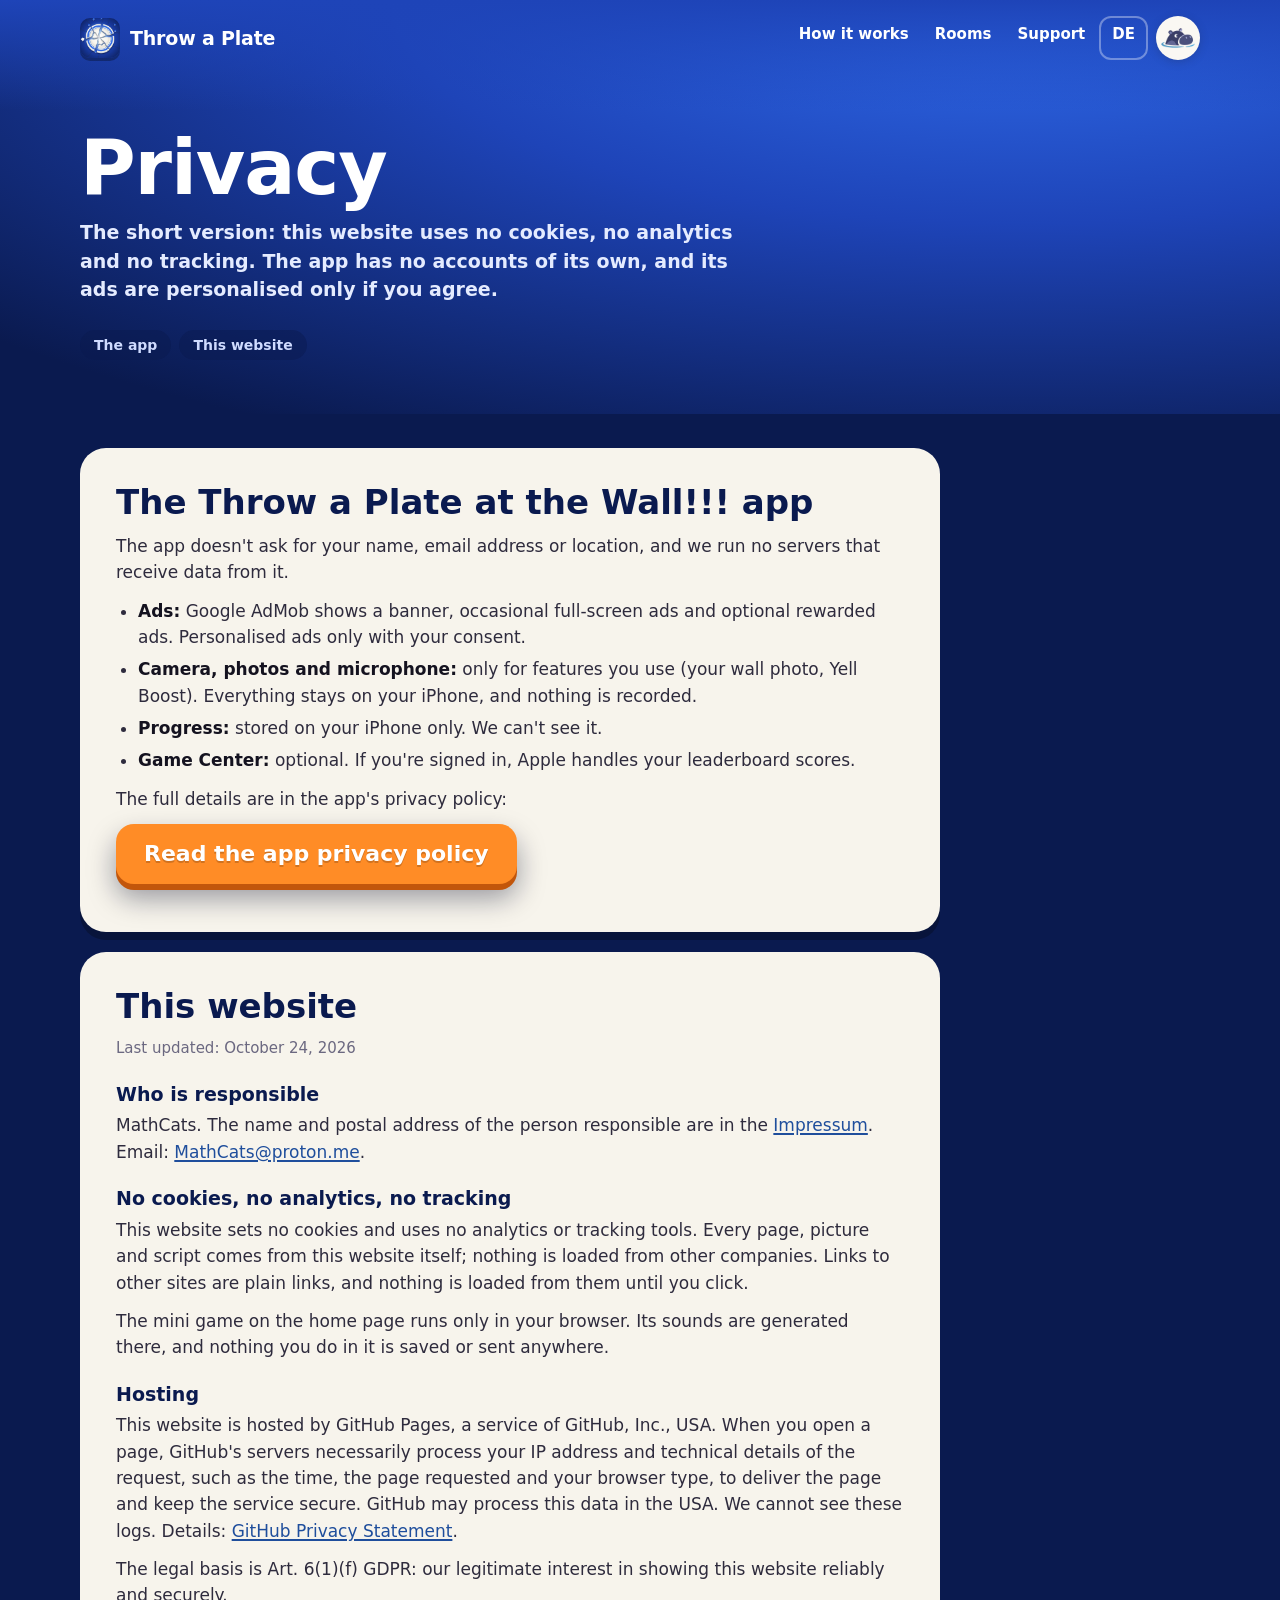
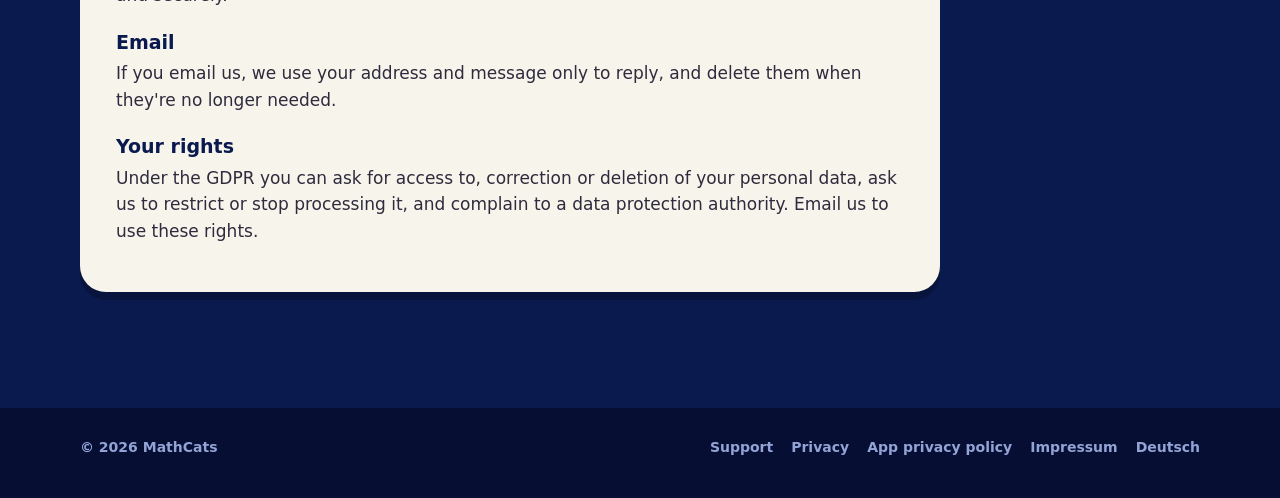
<file: privacy/index.html>
<!DOCTYPE html>
<html lang="en">
<head>
<!--
  THROW A PLATE AT THE WALL!!! – PRIVACY (this website + a short summary of the app). German: ../de/privacy/index.html
  The app's full policy stays in the ThrowAPlate-privacy repo (that address is built into the app).
  Search for EDIT to find text you may change. Update "Last updated" when the content changes.
-->
<meta charset="utf-8">
<meta name="viewport" content="width=device-width, initial-scale=1">
<title>Privacy – Throw a Plate at the Wall!!!</title>
<meta name="description" content="How this website and the Throw a Plate at the Wall!!! app handle your data.">
<meta name="theme-color" content="#1E44B8">
<link rel="canonical" href="https://makohippo.com/ThrowAPlate/privacy/">
<link rel="alternate" hreflang="en" href="https://makohippo.com/ThrowAPlate/privacy/">
<link rel="alternate" hreflang="de" href="https://makohippo.com/ThrowAPlate/de/privacy/">
<link rel="icon" type="image/png" href="../favicon.png">
<link rel="apple-touch-icon" href="../apple-touch-icon.png">
<link rel="stylesheet" href="../assets/site.css?v=2">
</head>
<body>
<a class="skip" href="#main">Skip to content</a>

<header class="top">
  <div class="wrap">
    <a class="brand" href="../" aria-label="Throw a Plate at the Wall!!! home"><img src="../assets/img/icon-256.webp" width="40" height="40" alt=""><span>Throw a Plate</span></a>
    <nav aria-label="Main">
      <a href="../#how">How it works</a>
      <a href="../#rooms" class="wide">Rooms</a>
      <a href="../support/">Support</a>
      <a href="../de/privacy/" class="lang" lang="de" hreflang="de" title="Deutsch">DE</a>
      <a class="studio" href="https://makohippo.com/" aria-label="makohippo – all games" title="makohippo – all games"><img src="../assets/img/makohippo-hippo.webp" width="48" height="48" alt=""></a>
    </nav>
  </div>
</header>

<main id="main">
<section class="page-hero">
  <div class="wrap">
    <h1>Privacy</h1>
    <!-- EDIT 1 – the short version -->
    <p>The short version: this website uses no cookies, no analytics and no tracking. The app has no accounts of its own, and its ads are personalised only if you agree.</p>
    <nav class="toc" aria-label="On this page"><a href="#app">The app</a><a href="#website">This website</a></nav>
  </div>
</section>

<div class="wrap doc">

  <section class="sheet" id="app">
    <!-- EDIT 2 – summary of the app's policy -->
    <h2>The Throw a Plate at the Wall!!! app</h2>
    <p>The app doesn't ask for your name, email address or location, and we run no servers that receive data from it.</p>
    <ul>
      <li><strong>Ads:</strong> Google AdMob shows a banner, occasional full-screen ads and optional rewarded ads. Personalised ads only with your consent.</li>
      <li><strong>Camera, photos and microphone:</strong> only for features you use (your wall photo, Yell Boost). Everything stays on your iPhone, and nothing is recorded.</li>
      <li><strong>Progress:</strong> stored on your iPhone only. We can't see it.</li>
      <li><strong>Game Center:</strong> optional. If you're signed in, Apple handles your leaderboard scores.</li>
    </ul>
    <p>The full details are in the app's privacy policy:</p>
    <p><a class="chunky orange" href="https://makohippo.com/ThrowAPlate-privacy/privacy-policy.html">Read the app privacy policy</a></p>
  </section>

  <section class="sheet" id="website">
    <!-- EDIT 3 – this website's privacy notice -->
    <h2>This website</h2>
    <p class="meta">Last updated: October 24, 2026</p>

    <h3>Who is responsible</h3>
    <p>MathCats. The name and postal address of the person responsible are in the <a href="https://makohippo.com/impressum/" lang="de">Impressum</a>. Email: <a href="mailto:MathCats@proton.me">MathCats@proton.me</a>.</p>

    <h3>No cookies, no analytics, no tracking</h3>
    <p>This website sets no cookies and uses no analytics or tracking tools. Every page, picture and script comes from this website itself; nothing is loaded from other companies. Links to other sites are plain links, and nothing is loaded from them until you click.</p>
    <p>The mini game on the home page runs only in your browser. Its sounds are generated there, and nothing you do in it is saved or sent anywhere.</p>

    <h3>Hosting</h3>
    <p>This website is hosted by GitHub Pages, a service of GitHub, Inc., USA. When you open a page, GitHub's servers necessarily process your IP address and technical details of the request, such as the time, the page requested and your browser type, to deliver the page and keep the service secure. GitHub may process this data in the USA. We cannot see these logs. Details: <a href="https://docs.github.com/en/site-policy/privacy-policies/github-general-privacy-statement">GitHub Privacy Statement</a>.</p>
    <p>The legal basis is Art. 6(1)(f) GDPR: our legitimate interest in showing this website reliably and securely.</p>

    <h3>Email</h3>
    <p>If you email us, we use your address and message only to reply, and delete them when they're no longer needed.</p>

    <h3>Your rights</h3>
    <p>Under the GDPR you can ask for access to, correction or deletion of your personal data, ask us to restrict or stop processing it, and complain to a data protection authority. Email us to use these rights.</p>
  </section>

</div>
</main>

<footer class="foot">
  <div class="wrap">
    <p>© 2026 MathCats</p>
    <nav aria-label="Footer">
      <a href="../support/">Support</a>
      <a href="./" aria-current="page">Privacy</a>
      <a href="https://makohippo.com/ThrowAPlate-privacy/privacy-policy.html">App privacy policy</a>
      <a href="https://makohippo.com/impressum/" lang="de">Impressum</a>
      <a href="../de/privacy/" lang="de" hreflang="de">Deutsch</a>
    </nav>
  </div>
</footer>
</body>
</html>
</file>
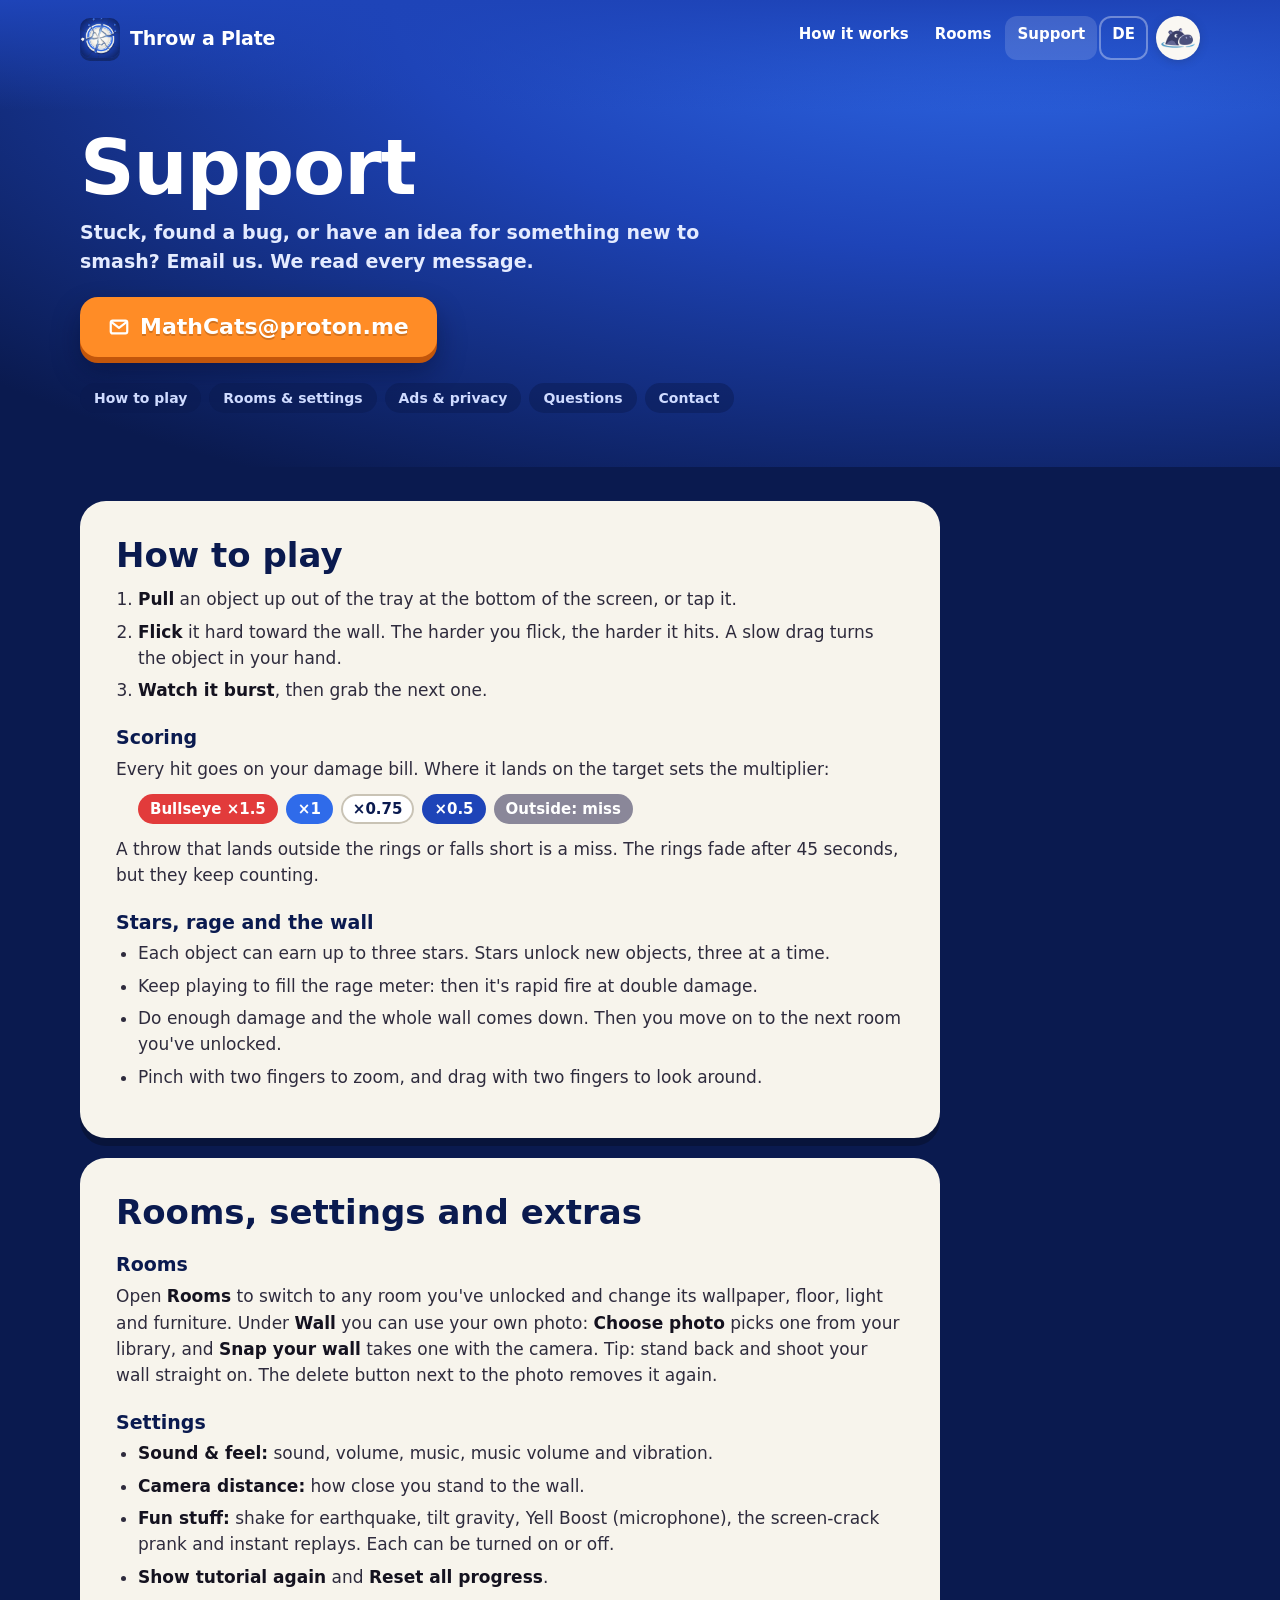
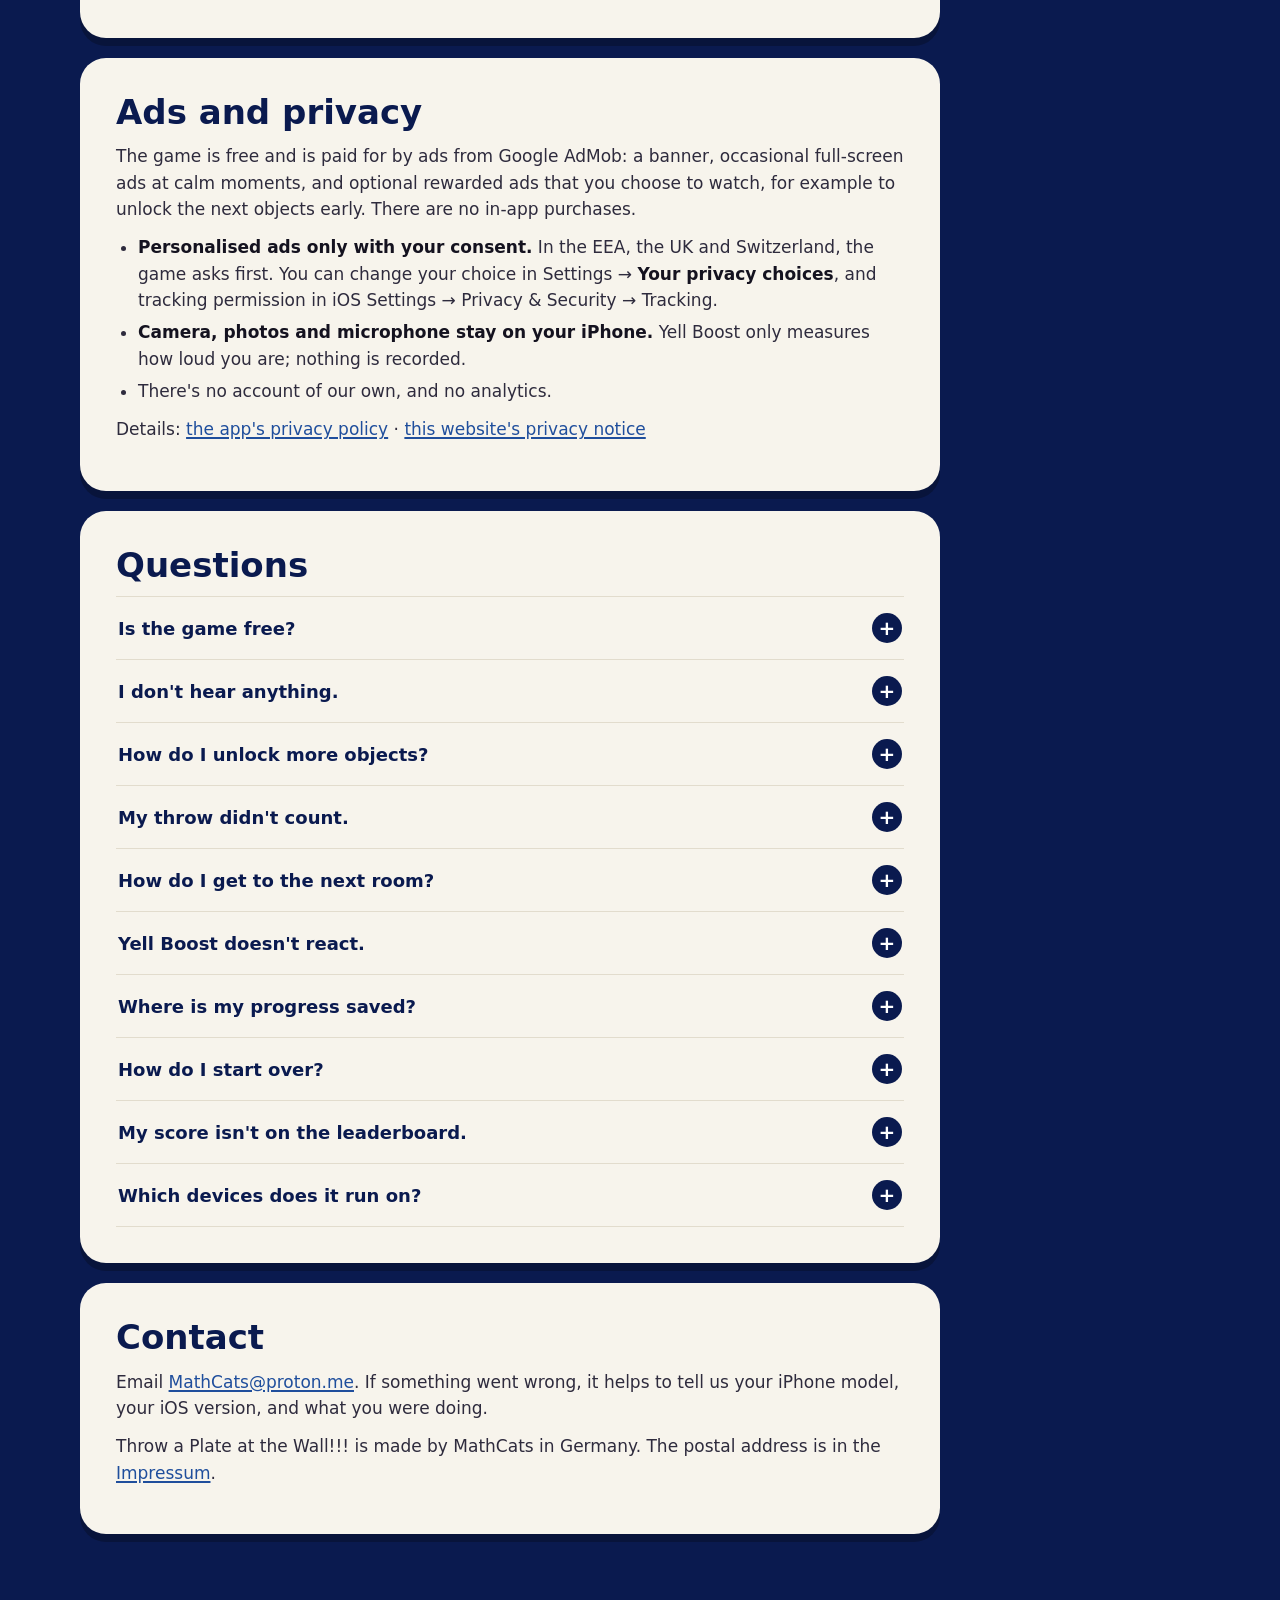
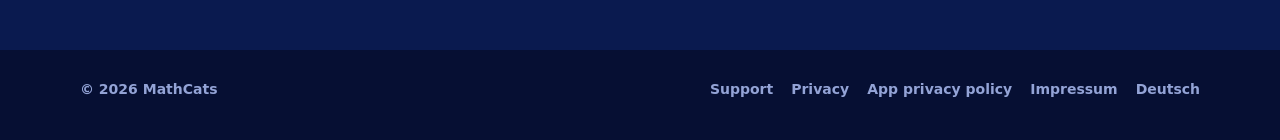
<file: support/index.html>
<!DOCTYPE html>
<html lang="en">
<head>
<!--
  THROW A PLATE AT THE WALL!!! – SUPPORT (English; the App Store "Support URL"). German: ../de/support/index.html
  Search for EDIT to find text you may change. Change only the words between > and <.
-->
<meta charset="utf-8">
<meta name="viewport" content="width=device-width, initial-scale=1">
<title>Support – Throw a Plate at the Wall!!!</title>
<meta name="description" content="Help with Throw a Plate at the Wall!!!: how to play, scoring, rooms, settings, ads and privacy, and how to contact us.">
<meta name="theme-color" content="#1E44B8">
<link rel="canonical" href="https://makohippo.com/ThrowAPlate/support/">
<link rel="alternate" hreflang="en" href="https://makohippo.com/ThrowAPlate/support/">
<link rel="alternate" hreflang="de" href="https://makohippo.com/ThrowAPlate/de/support/">
<meta property="og:type" content="website">
<meta property="og:title" content="Support – Throw a Plate at the Wall!!!">
<meta property="og:url" content="https://makohippo.com/ThrowAPlate/support/">
<meta property="og:image" content="https://makohippo.com/ThrowAPlate/assets/img/og-en.jpg">
<link rel="icon" type="image/png" href="../favicon.png">
<link rel="apple-touch-icon" href="../apple-touch-icon.png">
<link rel="stylesheet" href="../assets/site.css?v=2">
</head>
<body>
<a class="skip" href="#main">Skip to content</a>

<header class="top">
  <div class="wrap">
    <a class="brand" href="../" aria-label="Throw a Plate at the Wall!!! home"><img src="../assets/img/icon-256.webp" width="40" height="40" alt=""><span>Throw a Plate</span></a>
    <nav aria-label="Main">
      <a href="../#how">How it works</a>
      <a href="../#rooms" class="wide">Rooms</a>
      <a href="./" aria-current="page">Support</a>
      <a href="../de/support/" class="lang" lang="de" hreflang="de" title="Deutsch">DE</a>
      <a class="studio" href="https://makohippo.com/" aria-label="makohippo – all games" title="makohippo – all games"><img src="../assets/img/makohippo-hippo.webp" width="48" height="48" alt=""></a>
    </nav>
  </div>
</header>

<main id="main">
<section class="page-hero">
  <div class="wrap">
    <h1>Support</h1>
    <!-- EDIT 1 – intro -->
    <p>Stuck, found a bug, or have an idea for something new to smash? Email us. We read every message.</p>
    <p><a class="chunky orange mail" href="mailto:MathCats@proton.me?subject=Throw%20a%20Plate%20at%20the%20Wall"><svg viewBox="0 0 24 24" fill="none" stroke="currentColor" stroke-width="2.4" stroke-linejoin="round" aria-hidden="true"><rect x="3" y="5" width="18" height="14" rx="2"/><path d="M3.5 6.5L12 13l8.5-6.5"/></svg>MathCats@proton.me</a></p>
    <nav class="toc" aria-label="On this page">
      <a href="#play">How to play</a><a href="#rooms">Rooms &amp; settings</a><a href="#ads">Ads &amp; privacy</a><a href="#faq">Questions</a><a href="#contact">Contact</a>
    </nav>
  </div>
</section>

<div class="wrap doc">

  <section class="sheet" id="play">
    <!-- EDIT 2 – how to play -->
    <h2>How to play</h2>
    <ol>
      <li><strong>Pull</strong> an object up out of the tray at the bottom of the screen, or tap it.</li>
      <li><strong>Flick</strong> it hard toward the wall. The harder you flick, the harder it hits. A slow drag turns the object in your hand.</li>
      <li><strong>Watch it burst</strong>, then grab the next one.</li>
    </ol>
    <h3>Scoring</h3>
    <p>Every hit goes on your damage bill. Where it lands on the target sets the multiplier:</p>
    <ul class="rings" aria-label="Target rings">
      <li>Bullseye ×1.5</li><li>×1</li><li>×0.75</li><li>×0.5</li><li>Outside: miss</li>
    </ul>
    <p>A throw that lands outside the rings or falls short is a miss. The rings fade after 45 seconds, but they keep counting.</p>
    <h3>Stars, rage and the wall</h3>
    <ul>
      <li>Each object can earn up to three stars. Stars unlock new objects, three at a time.</li>
      <li>Keep playing to fill the rage meter: then it's rapid fire at double damage.</li>
      <li>Do enough damage and the whole wall comes down. Then you move on to the next room you've unlocked.</li>
      <li>Pinch with two fingers to zoom, and drag with two fingers to look around.</li>
    </ul>
  </section>

  <section class="sheet" id="rooms">
    <!-- EDIT 3 – rooms, settings and extras -->
    <h2>Rooms, settings and extras</h2>
    <h3>Rooms</h3>
    <p>Open <strong>Rooms</strong> to switch to any room you've unlocked and change its wallpaper, floor, light and furniture. Under <strong>Wall</strong> you can use your own photo: <strong>Choose photo</strong> picks one from your library, and <strong>Snap your wall</strong> takes one with the camera. Tip: stand back and shoot your wall straight on. The delete button next to the photo removes it again.</p>
    <h3>Settings</h3>
    <ul>
      <li><strong>Sound &amp; feel:</strong> sound, volume, music, music volume and vibration.</li>
      <li><strong>Camera distance:</strong> how close you stand to the wall.</li>
      <li><strong>Fun stuff:</strong> shake for earthquake, tilt gravity, Yell Boost (microphone), the screen-crack prank and instant replays. Each can be turned on or off.</li>
      <li><strong>Show tutorial again</strong> and <strong>Reset all progress</strong>.</li>
    </ul>
  </section>

  <section class="sheet" id="ads">
    <!-- EDIT 4 – ads and privacy -->
    <h2>Ads and privacy</h2>
    <p>The game is free and is paid for by ads from Google AdMob: a banner, occasional full-screen ads at calm moments, and optional rewarded ads that you choose to watch, for example to unlock the next objects early. There are no in-app purchases.</p>
    <ul>
      <li><strong>Personalised ads only with your consent.</strong> In the EEA, the UK and Switzerland, the game asks first. You can change your choice in Settings → <strong>Your privacy choices</strong>, and tracking permission in iOS Settings → Privacy &amp; Security → Tracking.</li>
      <li><strong>Camera, photos and microphone stay on your iPhone.</strong> Yell Boost only measures how loud you are; nothing is recorded.</li>
      <li>There's no account of our own, and no analytics.</li>
    </ul>
    <p>Details: <a href="https://makohippo.com/ThrowAPlate-privacy/privacy-policy.html">the app's privacy policy</a> · <a href="../privacy/">this website's privacy notice</a></p>
  </section>

  <section class="sheet faq" id="faq">
    <!-- EDIT 5 – questions and answers -->
    <h2>Questions</h2>
    <details>
      <summary>Is the game free?</summary>
      <div><p>Yes. It's free and shows ads. There are no in-app purchases.</p></div>
    </details>
    <details>
      <summary>I don't hear anything.</summary>
      <div><p>Check <strong>Sound</strong> and <strong>Volume</strong> in the game's Settings, and the volume of your iPhone.</p></div>
    </details>
    <details>
      <summary>How do I unlock more objects?</summary>
      <div><p>Earn stars by smashing the objects you have. Stars unlock new ones, three at a time. You can also watch an optional ad to unlock the next ones early.</p></div>
    </details>
    <details>
      <summary>My throw didn't count.</summary>
      <div><p>Only hits inside the target rings count. Throws that land outside the rings or fall short of the wall are misses. Flick a little harder and aim for the middle.</p></div>
    </details>
    <details>
      <summary>How do I get to the next room?</summary>
      <div><p>Bring the wall down: keep hitting it hard until it collapses, and you'll move on to the next room you've unlocked. You can also switch rooms any time under <strong>Rooms</strong>.</p></div>
    </details>
    <details>
      <summary>Yell Boost doesn't react.</summary>
      <div><p>Turn on <strong>Yell Boost (microphone)</strong> in Settings and allow microphone access. It reacts to how loud you are while you throw. Nothing is recorded.</p></div>
    </details>
    <details>
      <summary>Where is my progress saved?</summary>
      <div><p>Only on your iPhone. It isn't synced between devices, and deleting the app deletes it, unless you restore the iPhone from a backup.</p></div>
    </details>
    <details>
      <summary>How do I start over?</summary>
      <div><p>Settings → <strong>Reset all progress</strong>. To see the introduction again, use <strong>Show tutorial again</strong>.</p></div>
    </details>
    <details>
      <summary>My score isn't on the leaderboard.</summary>
      <div><p>Scores go to Game Center only while you're signed in. Sign in under iOS Settings → Game Center. There are three leaderboards: all-time damage, best single smash and this week's damage.</p></div>
    </details>
    <details>
      <summary>Which devices does it run on?</summary>
      <div><p>Throw a Plate at the Wall!!! is made for iPhone with iOS 18 or later. It's in English and German.</p></div>
    </details>
  </section>

  <section class="sheet" id="contact">
    <!-- EDIT 6 – contact -->
    <h2>Contact</h2>
    <p>Email <a href="mailto:MathCats@proton.me?subject=Throw%20a%20Plate%20at%20the%20Wall">MathCats@proton.me</a>. If something went wrong, it helps to tell us your iPhone model, your iOS version, and what you were doing.</p>
    <p>Throw a Plate at the Wall!!! is made by MathCats in Germany. The postal address is in the <a href="https://makohippo.com/impressum/" lang="de">Impressum</a>.</p>
  </section>

</div>
</main>

<footer class="foot">
  <div class="wrap">
    <p>© 2026 MathCats</p>
    <nav aria-label="Footer">
      <a href="./" aria-current="page">Support</a>
      <a href="../privacy/">Privacy</a>
      <a href="https://makohippo.com/ThrowAPlate-privacy/privacy-policy.html">App privacy policy</a>
      <a href="https://makohippo.com/impressum/" lang="de">Impressum</a>
      <a href="../de/support/" lang="de" hreflang="de">Deutsch</a>
    </nav>
  </div>
</footer>
</body>
</html>
</file>
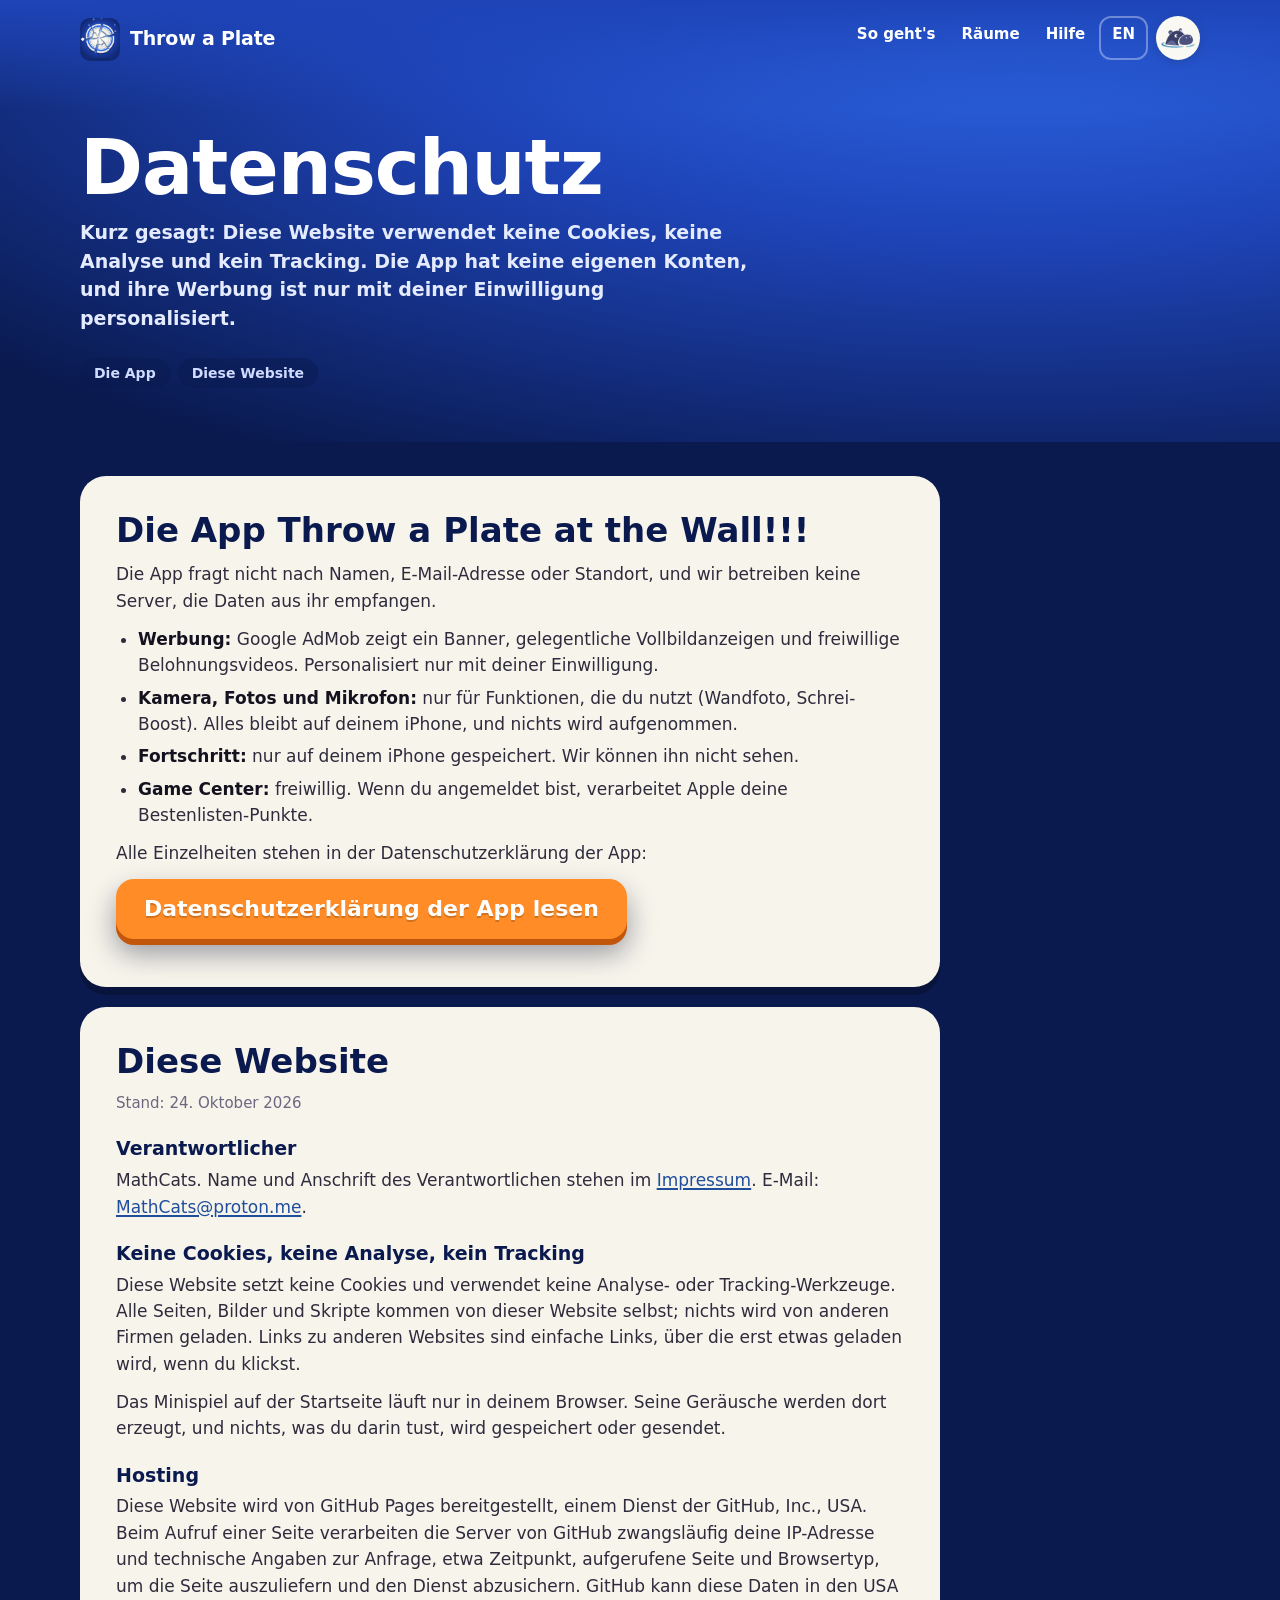
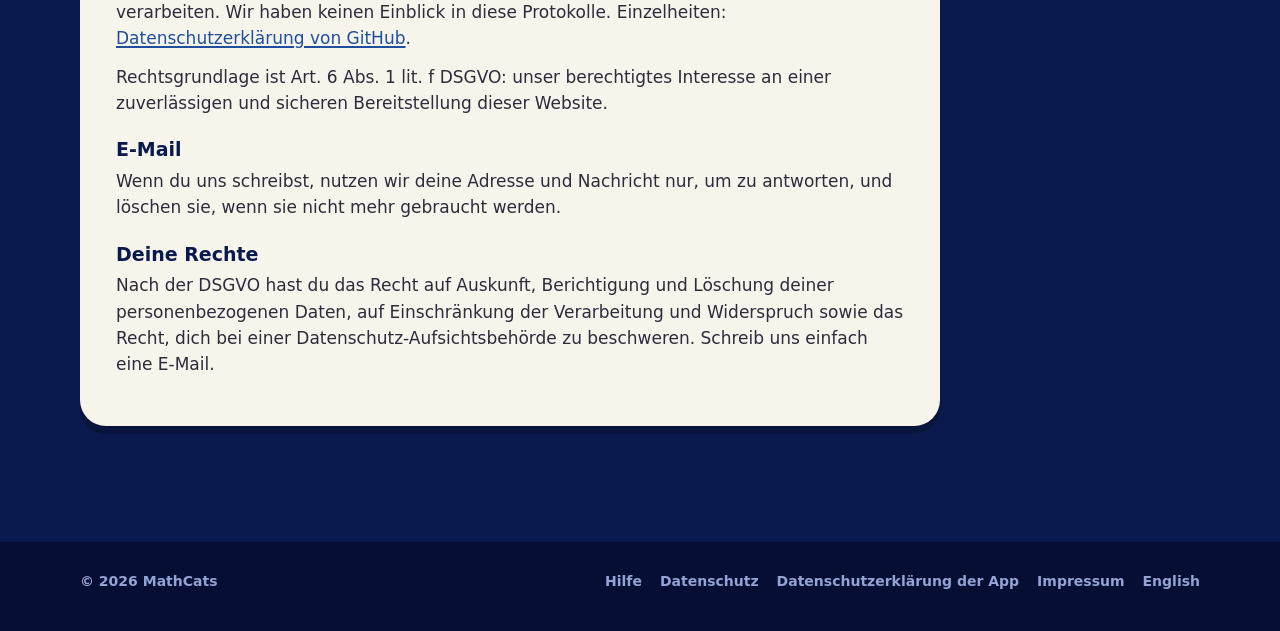
<file: de/privacy/index.html>
<!DOCTYPE html>
<html lang="de">
<head>
<!--
  THROW A PLATE AT THE WALL!!! – DATENSCHUTZ (diese Website + Kurzfassung für die App). Englisch: ../../privacy/index.html
  Die vollständige Datenschutzerklärung der App liegt im Repo ThrowAPlate-privacy (die Adresse steckt in der App).
  Nach EDIT suchen, um änderbaren Text zu finden. „Stand“ anpassen, wenn sich der Inhalt ändert.
-->
<meta charset="utf-8">
<meta name="viewport" content="width=device-width, initial-scale=1">
<title>Datenschutz – Throw a Plate at the Wall!!!</title>
<meta name="description" content="Wie diese Website und die App Throw a Plate at the Wall!!! mit deinen Daten umgehen.">
<meta name="theme-color" content="#1E44B8">
<link rel="canonical" href="https://makohippo.com/ThrowAPlate/de/privacy/">
<link rel="alternate" hreflang="en" href="https://makohippo.com/ThrowAPlate/privacy/">
<link rel="alternate" hreflang="de" href="https://makohippo.com/ThrowAPlate/de/privacy/">
<link rel="icon" type="image/png" href="../../favicon.png">
<link rel="apple-touch-icon" href="../../apple-touch-icon.png">
<link rel="stylesheet" href="../../assets/site.css?v=2">
</head>
<body>
<a class="skip" href="#main">Zum Inhalt</a>

<header class="top">
  <div class="wrap">
    <a class="brand" href="../" aria-label="Throw a Plate at the Wall!!! – Startseite"><img src="../../assets/img/icon-256.webp" width="40" height="40" alt=""><span>Throw a Plate</span></a>
    <nav aria-label="Hauptmenü">
      <a href="../#how">So geht's</a>
      <a href="../#rooms" class="wide">Räume</a>
      <a href="../support/">Hilfe</a>
      <a href="../../privacy/" class="lang" lang="en" hreflang="en" title="English">EN</a>
      <a class="studio" href="https://makohippo.com/" aria-label="makohippo – alle Spiele" title="makohippo – alle Spiele"><img src="../../assets/img/makohippo-hippo.webp" width="48" height="48" alt=""></a>
    </nav>
  </div>
</header>

<main id="main">
<section class="page-hero">
  <div class="wrap">
    <h1>Datenschutz</h1>
    <!-- EDIT 1 – die Kurzfassung -->
    <p>Kurz gesagt: Diese Website verwendet keine Cookies, keine Analyse und kein Tracking. Die App hat keine eigenen Konten, und ihre Werbung ist nur mit deiner Einwilligung personalisiert.</p>
    <nav class="toc" aria-label="Auf dieser Seite"><a href="#app">Die App</a><a href="#website">Diese Website</a></nav>
  </div>
</section>

<div class="wrap doc">

  <section class="sheet" id="app">
    <!-- EDIT 2 – Kurzfassung für die App -->
    <h2>Die App Throw a Plate at the Wall!!!</h2>
    <p>Die App fragt nicht nach Namen, E-Mail-Adresse oder Standort, und wir betreiben keine Server, die Daten aus ihr empfangen.</p>
    <ul>
      <li><strong>Werbung:</strong> Google AdMob zeigt ein Banner, gelegentliche Vollbildanzeigen und freiwillige Belohnungsvideos. Personalisiert nur mit deiner Einwilligung.</li>
      <li><strong>Kamera, Fotos und Mikrofon:</strong> nur für Funktionen, die du nutzt (Wandfoto, Schrei-Boost). Alles bleibt auf deinem iPhone, und nichts wird aufgenommen.</li>
      <li><strong>Fortschritt:</strong> nur auf deinem iPhone gespeichert. Wir können ihn nicht sehen.</li>
      <li><strong>Game Center:</strong> freiwillig. Wenn du angemeldet bist, verarbeitet Apple deine Bestenlisten-Punkte.</li>
    </ul>
    <p>Alle Einzelheiten stehen in der Datenschutzerklärung der App:</p>
    <p><a class="chunky orange" href="https://makohippo.com/ThrowAPlate-privacy/privacy-policy.html#de">Datenschutzerklärung der App lesen</a></p>
  </section>

  <section class="sheet" id="website">
    <!-- EDIT 3 – Datenschutzhinweise dieser Website -->
    <h2>Diese Website</h2>
    <p class="meta">Stand: 24. Oktober 2026</p>

    <h3>Verantwortlicher</h3>
    <p>MathCats. Name und Anschrift des Verantwortlichen stehen im <a href="https://makohippo.com/impressum/">Impressum</a>. E-Mail: <a href="mailto:MathCats@proton.me">MathCats@proton.me</a>.</p>

    <h3>Keine Cookies, keine Analyse, kein Tracking</h3>
    <p>Diese Website setzt keine Cookies und verwendet keine Analyse- oder Tracking-Werkzeuge. Alle Seiten, Bilder und Skripte kommen von dieser Website selbst; nichts wird von anderen Firmen geladen. Links zu anderen Websites sind einfache Links, über die erst etwas geladen wird, wenn du klickst.</p>
    <p>Das Minispiel auf der Startseite läuft nur in deinem Browser. Seine Geräusche werden dort erzeugt, und nichts, was du darin tust, wird gespeichert oder gesendet.</p>

    <h3>Hosting</h3>
    <p>Diese Website wird von GitHub Pages bereitgestellt, einem Dienst der GitHub, Inc., USA. Beim Aufruf einer Seite verarbeiten die Server von GitHub zwangsläufig deine IP-Adresse und technische Angaben zur Anfrage, etwa Zeitpunkt, aufgerufene Seite und Browsertyp, um die Seite auszuliefern und den Dienst abzusichern. GitHub kann diese Daten in den USA verarbeiten. Wir haben keinen Einblick in diese Protokolle. Einzelheiten: <a href="https://docs.github.com/de/site-policy/privacy-policies/github-general-privacy-statement">Datenschutzerklärung von GitHub</a>.</p>
    <p>Rechtsgrundlage ist Art. 6 Abs. 1 lit. f DSGVO: unser berechtigtes Interesse an einer zuverlässigen und sicheren Bereitstellung dieser Website.</p>

    <h3>E-Mail</h3>
    <p>Wenn du uns schreibst, nutzen wir deine Adresse und Nachricht nur, um zu antworten, und löschen sie, wenn sie nicht mehr gebraucht werden.</p>

    <h3>Deine Rechte</h3>
    <p>Nach der DSGVO hast du das Recht auf Auskunft, Berichtigung und Löschung deiner personenbezogenen Daten, auf Einschränkung der Verarbeitung und Widerspruch sowie das Recht, dich bei einer Datenschutz-Aufsichtsbehörde zu beschweren. Schreib uns einfach eine E-Mail.</p>
  </section>

</div>
</main>

<footer class="foot">
  <div class="wrap">
    <p>© 2026 MathCats</p>
    <nav aria-label="Fußzeile">
      <a href="../support/">Hilfe</a>
      <a href="./" aria-current="page">Datenschutz</a>
      <a href="https://makohippo.com/ThrowAPlate-privacy/privacy-policy.html#de">Datenschutzerklärung der App</a>
      <a href="https://makohippo.com/impressum/">Impressum</a>
      <a href="../../privacy/" lang="en" hreflang="en">English</a>
    </nav>
  </div>
</footer>
</body>
</html>
</file>
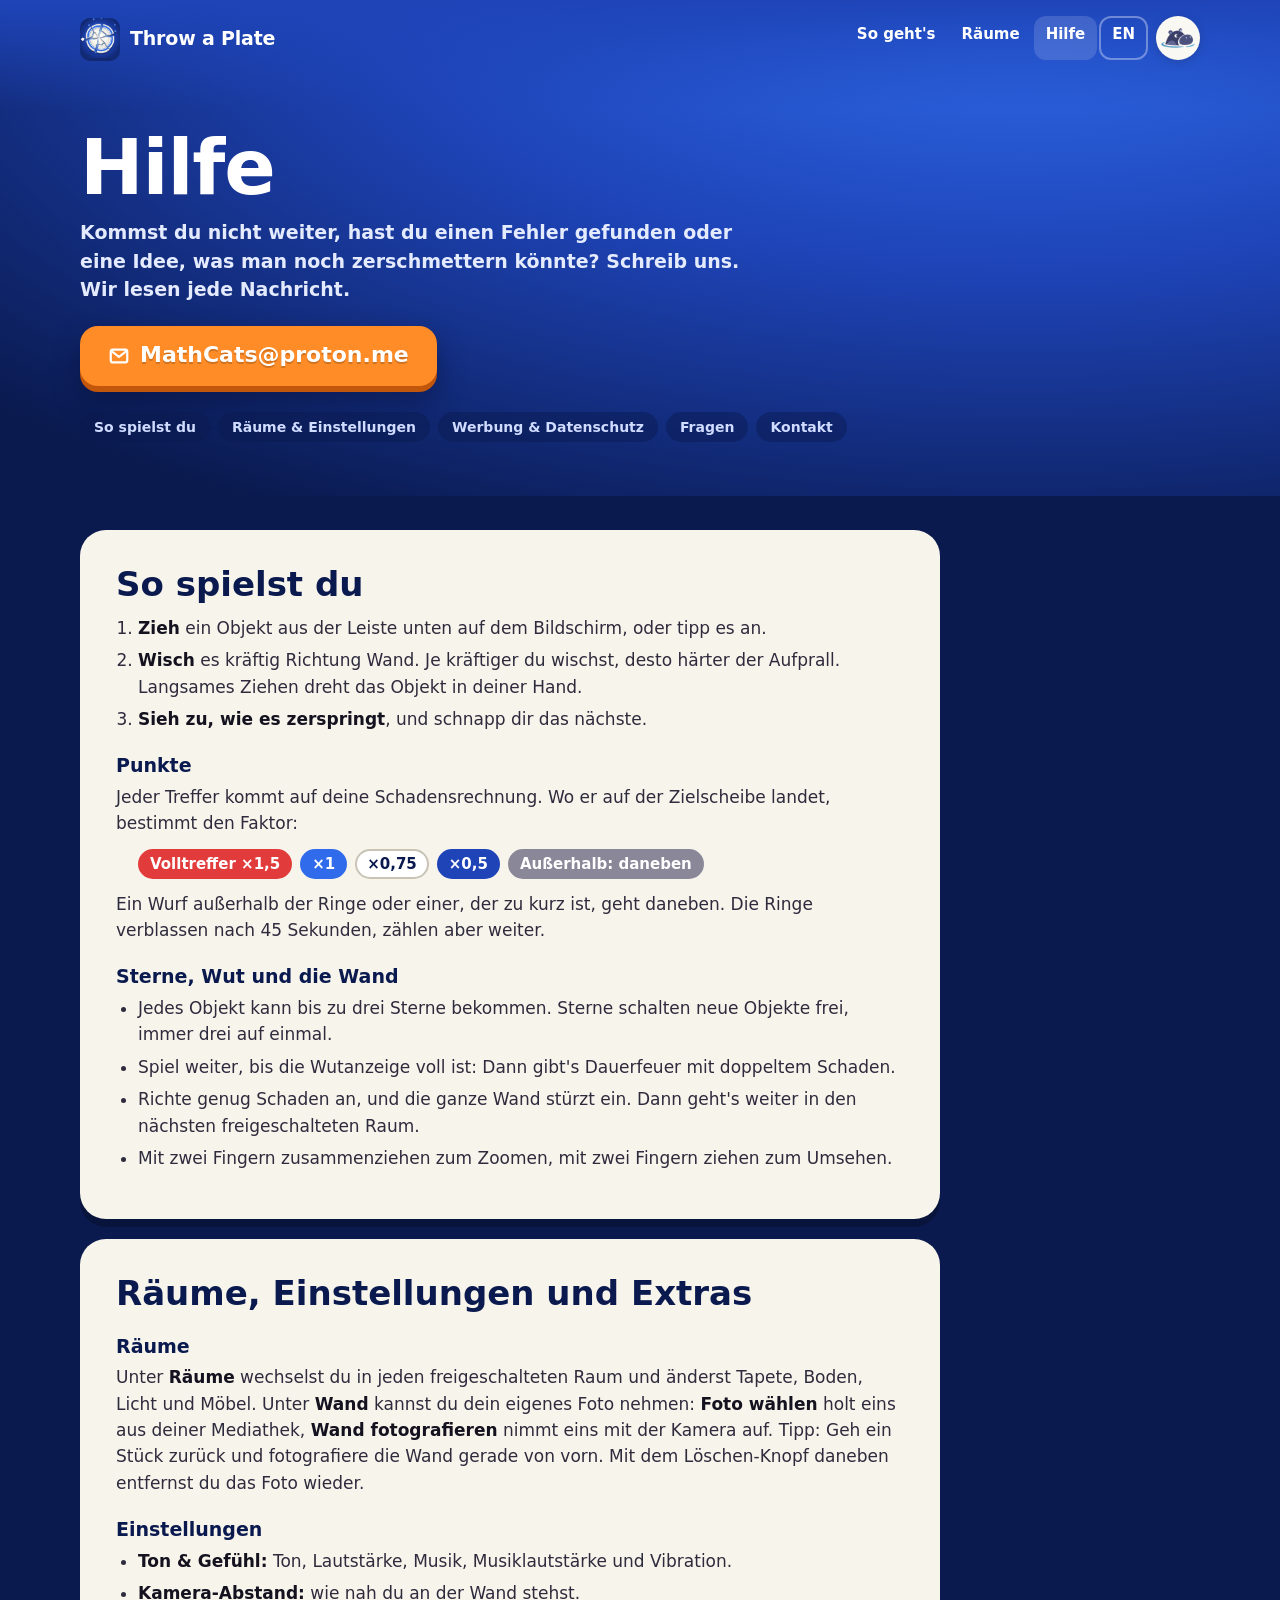
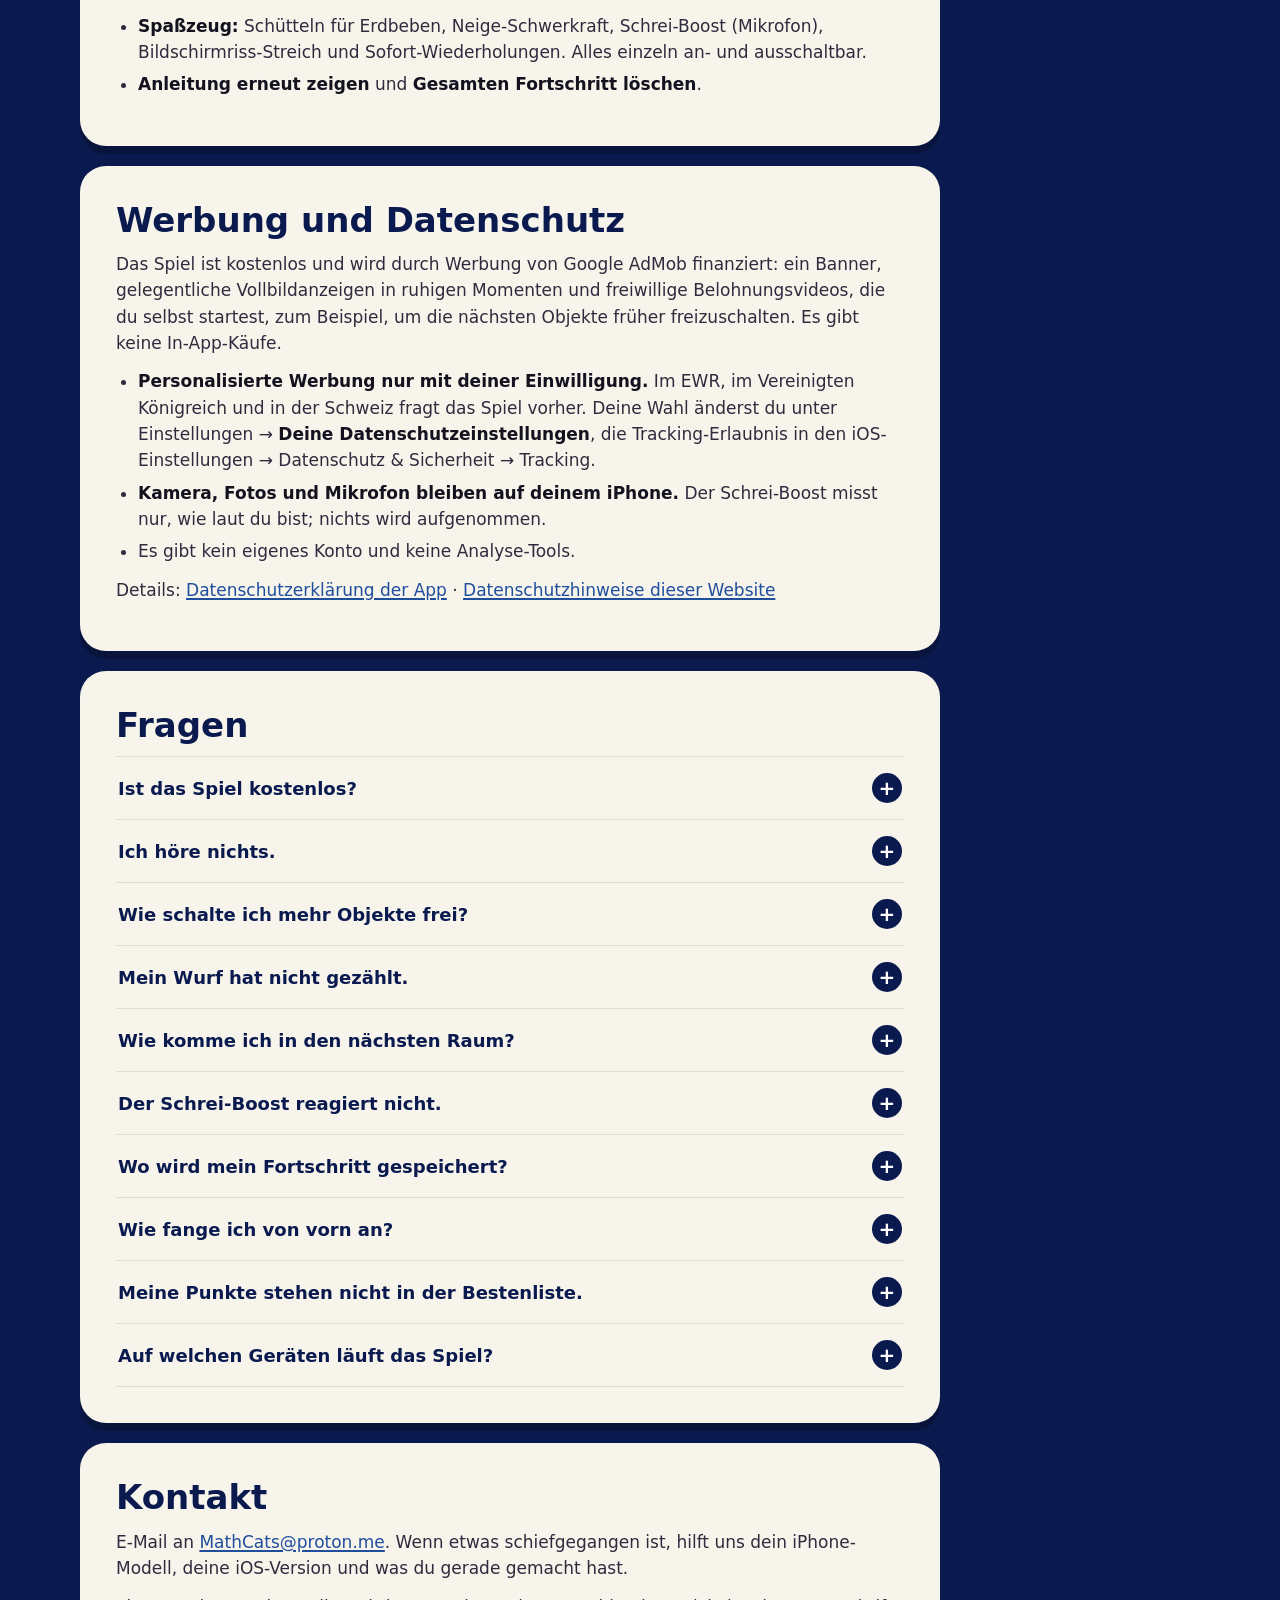
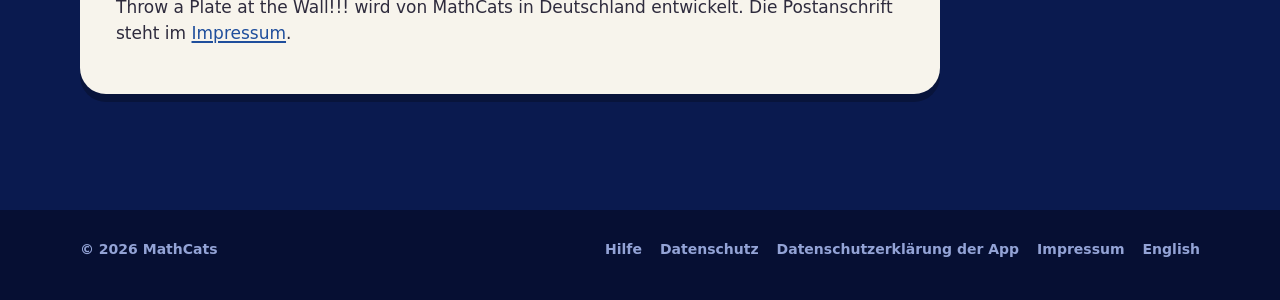
<file: de/support/index.html>
<!DOCTYPE html>
<html lang="de">
<head>
<!--
  THROW A PLATE AT THE WALL!!! – HILFE (Deutsch). Englisch: ../../support/index.html
  Nach EDIT suchen, um änderbaren Text zu finden. Nur die Wörter zwischen > und < ändern.
-->
<meta charset="utf-8">
<meta name="viewport" content="width=device-width, initial-scale=1">
<title>Hilfe – Throw a Plate at the Wall!!!</title>
<meta name="description" content="Hilfe zu Throw a Plate at the Wall!!!: So spielst du, Punkte, Räume, Einstellungen, Werbung und Datenschutz, Kontakt.">
<meta name="theme-color" content="#1E44B8">
<link rel="canonical" href="https://makohippo.com/ThrowAPlate/de/support/">
<link rel="alternate" hreflang="en" href="https://makohippo.com/ThrowAPlate/support/">
<link rel="alternate" hreflang="de" href="https://makohippo.com/ThrowAPlate/de/support/">
<meta property="og:type" content="website">
<meta property="og:title" content="Hilfe – Throw a Plate at the Wall!!!">
<meta property="og:url" content="https://makohippo.com/ThrowAPlate/de/support/">
<meta property="og:image" content="https://makohippo.com/ThrowAPlate/assets/img/og-de.jpg">
<link rel="icon" type="image/png" href="../../favicon.png">
<link rel="apple-touch-icon" href="../../apple-touch-icon.png">
<link rel="stylesheet" href="../../assets/site.css?v=2">
</head>
<body>
<a class="skip" href="#main">Zum Inhalt</a>

<header class="top">
  <div class="wrap">
    <a class="brand" href="../" aria-label="Throw a Plate at the Wall!!! – Startseite"><img src="../../assets/img/icon-256.webp" width="40" height="40" alt=""><span>Throw a Plate</span></a>
    <nav aria-label="Hauptmenü">
      <a href="../#how">So geht's</a>
      <a href="../#rooms" class="wide">Räume</a>
      <a href="./" aria-current="page">Hilfe</a>
      <a href="../../support/" class="lang" lang="en" hreflang="en" title="English">EN</a>
      <a class="studio" href="https://makohippo.com/" aria-label="makohippo – alle Spiele" title="makohippo – alle Spiele"><img src="../../assets/img/makohippo-hippo.webp" width="48" height="48" alt=""></a>
    </nav>
  </div>
</header>

<main id="main">
<section class="page-hero">
  <div class="wrap">
    <h1>Hilfe</h1>
    <!-- EDIT 1 – Einleitung -->
    <p>Kommst du nicht weiter, hast du einen Fehler gefunden oder eine Idee, was man noch zerschmettern könnte? Schreib uns. Wir lesen jede Nachricht.</p>
    <p><a class="chunky orange mail" href="mailto:MathCats@proton.me?subject=Throw%20a%20Plate%20at%20the%20Wall"><svg viewBox="0 0 24 24" fill="none" stroke="currentColor" stroke-width="2.4" stroke-linejoin="round" aria-hidden="true"><rect x="3" y="5" width="18" height="14" rx="2"/><path d="M3.5 6.5L12 13l8.5-6.5"/></svg>MathCats@proton.me</a></p>
    <nav class="toc" aria-label="Auf dieser Seite">
      <a href="#play">So spielst du</a><a href="#rooms">Räume &amp; Einstellungen</a><a href="#ads">Werbung &amp; Datenschutz</a><a href="#faq">Fragen</a><a href="#contact">Kontakt</a>
    </nav>
  </div>
</section>

<div class="wrap doc">

  <section class="sheet" id="play">
    <!-- EDIT 2 – so spielst du -->
    <h2>So spielst du</h2>
    <ol>
      <li><strong>Zieh</strong> ein Objekt aus der Leiste unten auf dem Bildschirm, oder tipp es an.</li>
      <li><strong>Wisch</strong> es kräftig Richtung Wand. Je kräftiger du wischst, desto härter der Aufprall. Langsames Ziehen dreht das Objekt in deiner Hand.</li>
      <li><strong>Sieh zu, wie es zerspringt</strong>, und schnapp dir das nächste.</li>
    </ol>
    <h3>Punkte</h3>
    <p>Jeder Treffer kommt auf deine Schadensrechnung. Wo er auf der Zielscheibe landet, bestimmt den Faktor:</p>
    <ul class="rings" aria-label="Ringe der Zielscheibe">
      <li>Volltreffer ×1,5</li><li>×1</li><li>×0,75</li><li>×0,5</li><li>Außerhalb: daneben</li>
    </ul>
    <p>Ein Wurf außerhalb der Ringe oder einer, der zu kurz ist, geht daneben. Die Ringe verblassen nach 45 Sekunden, zählen aber weiter.</p>
    <h3>Sterne, Wut und die Wand</h3>
    <ul>
      <li>Jedes Objekt kann bis zu drei Sterne bekommen. Sterne schalten neue Objekte frei, immer drei auf einmal.</li>
      <li>Spiel weiter, bis die Wutanzeige voll ist: Dann gibt's Dauerfeuer mit doppeltem Schaden.</li>
      <li>Richte genug Schaden an, und die ganze Wand stürzt ein. Dann geht's weiter in den nächsten freigeschalteten Raum.</li>
      <li>Mit zwei Fingern zusammenziehen zum Zoomen, mit zwei Fingern ziehen zum Umsehen.</li>
    </ul>
  </section>

  <section class="sheet" id="rooms">
    <!-- EDIT 3 – Räume, Einstellungen und Extras -->
    <h2>Räume, Einstellungen und Extras</h2>
    <h3>Räume</h3>
    <p>Unter <strong>Räume</strong> wechselst du in jeden freigeschalteten Raum und änderst Tapete, Boden, Licht und Möbel. Unter <strong>Wand</strong> kannst du dein eigenes Foto nehmen: <strong>Foto wählen</strong> holt eins aus deiner Mediathek, <strong>Wand fotografieren</strong> nimmt eins mit der Kamera auf. Tipp: Geh ein Stück zurück und fotografiere die Wand gerade von vorn. Mit dem Löschen-Knopf daneben entfernst du das Foto wieder.</p>
    <h3>Einstellungen</h3>
    <ul>
      <li><strong>Ton &amp; Gefühl:</strong> Ton, Lautstärke, Musik, Musiklautstärke und Vibration.</li>
      <li><strong>Kamera-Abstand:</strong> wie nah du an der Wand stehst.</li>
      <li><strong>Spaßzeug:</strong> Schütteln für Erdbeben, Neige-Schwerkraft, Schrei-Boost (Mikrofon), Bildschirmriss-Streich und Sofort-Wiederholungen. Alles einzeln an- und ausschaltbar.</li>
      <li><strong>Anleitung erneut zeigen</strong> und <strong>Gesamten Fortschritt löschen</strong>.</li>
    </ul>
  </section>

  <section class="sheet" id="ads">
    <!-- EDIT 4 – Werbung und Datenschutz -->
    <h2>Werbung und Datenschutz</h2>
    <p>Das Spiel ist kostenlos und wird durch Werbung von Google AdMob finanziert: ein Banner, gelegentliche Vollbildanzeigen in ruhigen Momenten und freiwillige Belohnungsvideos, die du selbst startest, zum Beispiel, um die nächsten Objekte früher freizuschalten. Es gibt keine In-App-Käufe.</p>
    <ul>
      <li><strong>Personalisierte Werbung nur mit deiner Einwilligung.</strong> Im EWR, im Vereinigten Königreich und in der Schweiz fragt das Spiel vorher. Deine Wahl änderst du unter Einstellungen → <strong>Deine Datenschutzeinstellungen</strong>, die Tracking-Erlaubnis in den iOS-Einstellungen → Datenschutz &amp; Sicherheit → Tracking.</li>
      <li><strong>Kamera, Fotos und Mikrofon bleiben auf deinem iPhone.</strong> Der Schrei-Boost misst nur, wie laut du bist; nichts wird aufgenommen.</li>
      <li>Es gibt kein eigenes Konto und keine Analyse-Tools.</li>
    </ul>
    <p>Details: <a href="https://makohippo.com/ThrowAPlate-privacy/privacy-policy.html#de">Datenschutzerklärung der App</a> · <a href="../privacy/">Datenschutzhinweise dieser Website</a></p>
  </section>

  <section class="sheet faq" id="faq">
    <!-- EDIT 5 – Fragen und Antworten -->
    <h2>Fragen</h2>
    <details>
      <summary>Ist das Spiel kostenlos?</summary>
      <div><p>Ja. Es ist kostenlos und zeigt Werbung. Es gibt keine In-App-Käufe.</p></div>
    </details>
    <details>
      <summary>Ich höre nichts.</summary>
      <div><p>Prüf <strong>Ton</strong> und <strong>Lautstärke</strong> in den Einstellungen des Spiels und die Lautstärke deines iPhones.</p></div>
    </details>
    <details>
      <summary>Wie schalte ich mehr Objekte frei?</summary>
      <div><p>Sammle Sterne, indem du deine Objekte zerschmetterst. Sterne schalten neue frei, immer drei auf einmal. Du kannst auch ein freiwilliges Werbevideo ansehen, um die nächsten früher freizuschalten.</p></div>
    </details>
    <details>
      <summary>Mein Wurf hat nicht gezählt.</summary>
      <div><p>Nur Treffer innerhalb der Ringe zählen. Würfe außerhalb der Ringe oder zu kurze Würfe gehen daneben. Wisch etwas kräftiger und ziel auf die Mitte.</p></div>
    </details>
    <details>
      <summary>Wie komme ich in den nächsten Raum?</summary>
      <div><p>Reiß die Wand ein: Triff sie so lange kräftig, bis sie einstürzt, dann geht's weiter in den nächsten freigeschalteten Raum. Unter <strong>Räume</strong> kannst du jederzeit wechseln.</p></div>
    </details>
    <details>
      <summary>Der Schrei-Boost reagiert nicht.</summary>
      <div><p>Schalte <strong>Schrei-Boost (Mikrofon)</strong> in den Einstellungen ein und erlaube den Zugriff aufs Mikrofon. Er reagiert darauf, wie laut du beim Werfen bist. Nichts wird aufgenommen.</p></div>
    </details>
    <details>
      <summary>Wo wird mein Fortschritt gespeichert?</summary>
      <div><p>Nur auf deinem iPhone. Er wird nicht zwischen Geräten abgeglichen, und wenn du die App löschst, ist er weg, es sei denn, du stellst das iPhone aus einem Backup wieder her.</p></div>
    </details>
    <details>
      <summary>Wie fange ich von vorn an?</summary>
      <div><p>Einstellungen → <strong>Gesamten Fortschritt löschen</strong>. Die Einführung siehst du mit <strong>Anleitung erneut zeigen</strong> noch einmal.</p></div>
    </details>
    <details>
      <summary>Meine Punkte stehen nicht in der Bestenliste.</summary>
      <div><p>Punkte gehen nur an Game Center, wenn du angemeldet bist. Melde dich in den iOS-Einstellungen → Game Center an. Es gibt drei Bestenlisten: Gesamtschaden, bester Treffer und Schaden dieser Woche.</p></div>
    </details>
    <details>
      <summary>Auf welchen Geräten läuft das Spiel?</summary>
      <div><p>Throw a Plate at the Wall!!! ist fürs iPhone mit iOS 18 oder neuer gemacht. Es gibt das Spiel auf Deutsch und Englisch.</p></div>
    </details>
  </section>

  <section class="sheet" id="contact">
    <!-- EDIT 6 – Kontakt -->
    <h2>Kontakt</h2>
    <p>E-Mail an <a href="mailto:MathCats@proton.me?subject=Throw%20a%20Plate%20at%20the%20Wall">MathCats@proton.me</a>. Wenn etwas schiefgegangen ist, hilft uns dein iPhone-Modell, deine iOS-Version und was du gerade gemacht hast.</p>
    <p>Throw a Plate at the Wall!!! wird von MathCats in Deutschland entwickelt. Die Postanschrift steht im <a href="https://makohippo.com/impressum/">Impressum</a>.</p>
  </section>

</div>
</main>

<footer class="foot">
  <div class="wrap">
    <p>© 2026 MathCats</p>
    <nav aria-label="Fußzeile">
      <a href="./" aria-current="page">Hilfe</a>
      <a href="../privacy/">Datenschutz</a>
      <a href="https://makohippo.com/ThrowAPlate-privacy/privacy-policy.html#de">Datenschutzerklärung der App</a>
      <a href="https://makohippo.com/impressum/">Impressum</a>
      <a href="../../support/" lang="en" hreflang="en">English</a>
    </nav>
  </div>
</footer>
</body>
</html>
</file>
<file: assets/site.css>
/* Throw a Plate at the Wall!!! – website styles.
   Colors and type follow the app: deep blue wall, chunky rounded black type (SF Rounded on Apple devices),
   and the app's button colors. */
:root {
  --navy: #0A1A4F;
  --navy-2: #060F33;
  --blue: #1E44B8;
  --cobalt: #2F6BEA;
  --glaze: #F7F4EC;
  --yellow: #FFD633;
  --pink: #FF4A8C;
  --cyan: #40D9F2;
  --green: #66E673;
  --orange: #FF8C26;
  --purple: #9966FF;
  --ink: #14121F;
  --ink-2: #4B4860;
  --soft: #CFDBFF;
  --round: ui-rounded, "SF Pro Rounded", "Arial Rounded MT Bold", "Nunito", "Varela Round", system-ui, sans-serif;
  --text: system-ui, -apple-system, "Segoe UI", Roboto, sans-serif;
  --mono: ui-monospace, "SF Mono", Menlo, Consolas, "Liberation Mono", monospace;
  --side: clamp(16px, 4vw, 40px);
  color-scheme: dark;
}
* { box-sizing: border-box; }
html { -webkit-text-size-adjust: 100%; text-size-adjust: 100%; scroll-behavior: smooth; }
@media (prefers-reduced-motion: reduce) { html { scroll-behavior: auto; } }
body { margin: 0; background: var(--navy); color: #fff; font: 500 17px/1.55 var(--text); overflow-x: hidden; }
a { color: inherit; }
img { display: block; max-width: 100%; height: auto; }
.wrap { max-width: 1200px; margin: 0 auto; padding: 0 var(--side); }
.skip { position: absolute; left: 12px; top: -60px; z-index: 50; padding: 10px 14px; border-radius: 12px; background: var(--yellow); color: var(--navy); font: 900 15px/1 var(--round); }
.skip:focus { top: 12px; }
:focus-visible { outline: 3px solid var(--yellow); outline-offset: 2px; }
.sr { position: absolute; width: 1px; height: 1px; overflow: hidden; clip-path: inset(50%); white-space: nowrap; }

/* header */
.top { position: absolute; inset: 0 0 auto; z-index: 10; }
.top .wrap { display: flex; align-items: center; justify-content: space-between; gap: 12px; height: 76px; }
.brand { display: flex; align-items: center; gap: 10px; text-decoration: none; font: 900 19px/1 var(--round); letter-spacing: -.01em; white-space: nowrap; }
.brand img { flex: none; width: 40px; height: 40px; border-radius: 10px; box-shadow: 0 3px 0 rgba(0,0,0,.3); }
.top nav { display: flex; gap: 2px; }
.top nav a { text-decoration: none; font: 800 15px/1 var(--round); padding: 11px 12px; border-radius: 12px; white-space: nowrap; }
.top nav a:hover { background: rgba(255,255,255,.12); }
.top nav a[aria-current="page"] { background: rgba(255,255,255,.14); }
.top nav .lang { border: 2px solid rgba(255,255,255,.35); padding: 9px 11px; }
@media (max-width: 600px) { .top nav .wide { display: none; } .top nav a { padding: 10px 9px; } .brand span { display: none; } }

/* hero */
.hero { position: relative; overflow: hidden; padding: 108px 0 72px;
  background: radial-gradient(120% 90% at 72% 46%, #3D7BF2 0%, var(--cobalt) 14%, var(--blue) 44%, var(--navy) 100%); }
.cracks { position: absolute; inset: 0; width: 100%; height: 100%; pointer-events: none; }
.hero-grid { position: relative; display: grid; grid-template-columns: minmax(0, 1fr) auto; gap: clamp(24px, 4vw, 56px); align-items: center; }
@media (max-width: 900px) { .hero-grid { grid-template-columns: 1fr; } }

.logo { margin: 0 0 22px; font: 900 clamp(40px, 5.6vw, 82px)/.92 var(--round); letter-spacing: -.01em;
  transform: rotate(-4deg); transform-origin: left center; filter: drop-shadow(0 .07em 0 rgba(0,0,0,.42)); }
.logo span, .sign span { display: block; white-space: nowrap; text-shadow:
  .07em 0 0 var(--navy), -.07em 0 0 var(--navy), 0 .07em 0 var(--navy), 0 -.07em 0 var(--navy),
  .05em .05em 0 var(--navy), -.05em .05em 0 var(--navy), .05em -.05em 0 var(--navy), -.05em -.05em 0 var(--navy),
  .065em .03em 0 var(--navy), -.065em .03em 0 var(--navy), .065em -.03em 0 var(--navy), -.065em -.03em 0 var(--navy),
  .03em .065em 0 var(--navy), -.03em .065em 0 var(--navy), .03em -.065em 0 var(--navy), -.03em -.065em 0 var(--navy); }
.logo .l1 { color: #fff; font-size: .86em; }
.logo .l2 { color: var(--yellow); }
.lede { margin: 0 0 26px; max-width: 30em; font: 700 clamp(18px, 1.7vw, 21px)/1.45 var(--round); color: #E4EBFF; }
.chunky { display: inline-flex; align-items: center; justify-content: center; gap: 10px; min-height: 60px; padding: 0 28px; border-radius: 18px;
  font: 900 clamp(18px, 2vw, 22px)/1.1 var(--round); color: #fff; text-align: center; text-decoration: none; text-shadow: 0 2px 0 rgba(0,0,0,.18); }
.orange { background: var(--orange); box-shadow: 0 6px 0 #C2560B, 0 14px 28px rgba(5,10,40,.4); }
.soon::before { content: ""; width: 24px; height: 24px; flex: none; border-radius: 50%;
  background: radial-gradient(circle, #fff 0 38%, var(--cobalt) 39% 46%, #fff 47% 100%); box-shadow: 0 0 0 2px rgba(0,0,0,.15); }
.facts { display: flex; flex-wrap: wrap; gap: 8px; margin: 26px 0 0; padding: 0; list-style: none; }
.facts li { padding: 7px 12px; border-radius: 999px; background: rgba(10,26,79,.45); font: 800 14px/1 var(--round); color: var(--soft); }
.try { margin: 34px 0 0; font: 900 20px/1.2 var(--round); color: var(--yellow); }
.try small { display: block; margin-top: 4px; font: 700 14px/1.5 var(--round); color: var(--soft); }
@media (max-width: 900px) { .try { display: none; } }

/* the phone with the mini game, and the receipt beside it */
.play { display: flex; align-items: center; justify-content: center; }
.phone { position: relative; flex: none; width: min(360px, 100%, calc((100vh - 150px) * 9 / 18.6)); min-width: 300px; aspect-ratio: 9 / 18.6; padding: 11px; border-radius: 56px;
  background: linear-gradient(145deg, #2B2E3B, #0B0C12 40%, #1A1C26); transform: rotate(2deg); z-index: 1;
  box-shadow: 0 0 0 1.5px rgba(255,255,255,.14) inset, 0 50px 90px rgba(3,8,40,.6), 0 18px 30px rgba(3,8,40,.35); }
@media (max-width: 900px) { .phone { transform: none; width: min(380px, 100%); min-width: 0; } }
.screen { position: relative; height: 100%; border-radius: 46px; overflow: hidden; background: #EDE4D3; isolation: isolate; }
.game { position: absolute; inset: 0; }
.game:focus-visible { outline: none; box-shadow: inset 0 0 0 4px var(--yellow); }
.status { position: absolute; top: 0; left: 0; right: 0; height: 46px; display: flex; align-items: center; justify-content: space-between;
  padding: 0 30px 0 34px; color: #1a1a1a; font: 700 15px/1 var(--text); pointer-events: none; z-index: 6; }
.island { position: absolute; left: 50%; top: 11px; width: 104px; height: 30px; margin-left: -52px; border-radius: 20px; background: #000; }
.bars { display: flex; gap: 2px; align-items: flex-end; height: 11px; }
.bars i { width: 3px; background: #1a1a1a; border-radius: 1px; }
.bars i:nth-child(1) { height: 4px; } .bars i:nth-child(2) { height: 6px; } .bars i:nth-child(3) { height: 8px; } .bars i:nth-child(4) { height: 11px; }
.hud { position: absolute; top: 50px; left: 14px; right: 14px; display: flex; gap: 8px; align-items: flex-start; z-index: 6; pointer-events: none; }
.pill { padding: 6px 11px 7px; border-radius: 12px; background: rgba(20,18,31,.82); color: #fff; box-shadow: 0 2px 8px rgba(0,0,0,.2); }
.pill small { display: block; font: 900 9px/1.1 var(--round); letter-spacing: .06em; color: #B9B6CC; text-transform: uppercase; }
.pill b { display: block; font: 900 19px/1.15 var(--round); font-variant-numeric: tabular-nums; }
.round { margin-left: auto; width: 40px; height: 40px; border: 0; border-radius: 50%; background: rgba(20,18,31,.82); color: #fff;
  display: grid; place-items: center; cursor: pointer; pointer-events: auto; }
.round svg { width: 22px; height: 22px; }
.round .cross { display: none; }
.round[aria-pressed="true"] .wave { display: none; }
.round[aria-pressed="true"] .cross { display: inline; }
.tray { position: absolute; left: 0; right: 0; bottom: 0; z-index: 6; display: flex; gap: 6px; justify-content: center;
  padding: 10px 10px 22px; background: linear-gradient(rgba(20,18,31,0), rgba(20,18,31,.75) 30%); }
.slot { position: relative; width: 66px; padding: 6px 0 5px; border: 0; border-radius: 14px; background: rgba(20,18,31,.78);
  color: #fff; font: 900 11px/1.2 var(--round); cursor: pointer; box-shadow: 0 0 0 2px rgba(255,255,255,.08) inset; }
.slot img { width: 40px; height: 40px; margin: 0 auto 2px; }
.slot[aria-pressed="true"] { background: var(--cobalt); box-shadow: 0 0 0 2px #fff inset, 0 4px 0 #0E2F86; }
.slot .stars { display: block; color: var(--yellow); font-size: 9px; letter-spacing: 1px; }
.hint { position: absolute; left: 50%; bottom: 210px; z-index: 6; transform: translateX(-50%); pointer-events: none;
  display: flex; flex-direction: column; align-items: center; gap: 4px; transition: opacity .3s; }
.hint span { padding: 8px 13px; border-radius: 14px; background: #fff; color: var(--navy); font: 900 15px/1 var(--round); box-shadow: 0 4px 0 rgba(10,26,79,.25); white-space: nowrap; }
.hint i { width: 0; height: 0; border: 12px solid transparent; border-bottom: 18px solid #fff; border-top: 0; animation: nudge 1.1s ease-in-out infinite; }
.hint.gone { opacity: 0; }
@keyframes nudge { 50% { transform: translateY(-10px); } }
@media (prefers-reduced-motion: reduce) { .hint i { animation: none; } }

.receipt { position: relative; flex: none; width: 236px; margin: 120px 0 0 -22px; padding: 18px 18px 26px; background: #fff; color: #222;
  font: 500 12px/1.45 var(--mono); transform: rotate(3deg); z-index: 2; pointer-events: none; box-shadow: 0 22px 38px rgba(3,8,40,.45), 0 2px 4px rgba(0,0,0,.2);
  -webkit-mask: radial-gradient(circle 6px at 50% 100%, transparent 97%, #000 100%) 0 0 / 14px 100% repeat-x;
  mask: radial-gradient(circle 6px at 50% 100%, transparent 97%, #000 100%) 0 0 / 14px 100% repeat-x; }
@media (max-width: 1180px) { .play { flex-direction: column; } .receipt { width: min(340px, 100%); margin: 30px 0 0; transform: rotate(-1.5deg); } }
.r-head { margin: 2px 0 0; text-align: center; font: 900 22px/1 var(--round); color: var(--navy); letter-spacing: .02em; }
.r-sub { margin: 5px 0 12px; padding-bottom: 10px; text-align: center; color: #777; font-size: 11px; border-bottom: 1.5px dashed #999; }
.r-lines { margin: 0; padding: 0; list-style: none; min-height: 118px; }
.r-lines li { display: flex; gap: 6px; }
.r-lines li span { flex: 1; overflow: hidden; white-space: nowrap; text-overflow: ellipsis; }
.r-lines li b { font-weight: 700; white-space: nowrap; }
.r-lines li.bonus { color: #777; padding-left: 12px; font-size: 11px; }
.r-lines li.new { animation: print .35s ease-out; }
@keyframes print { from { transform: translateY(-6px); opacity: 0; } }
@media (prefers-reduced-motion: reduce) { .r-lines li.new { animation: none; } }
.r-empty { color: #999; font-style: italic; }
.r-total { display: flex; justify-content: space-between; align-items: baseline; margin: 10px 0 0; padding-top: 8px; border-top: 1.5px dashed #999; font: 900 19px/1 var(--round); color: var(--navy); }
.r-total b { font-variant-numeric: tabular-nums; }
.r-bars { height: 34px; margin: 14px 0 6px; background: repeating-linear-gradient(90deg, #222 0 2px, transparent 2px 4px, #222 4px 5px, transparent 5px 8px, #222 8px 11px, transparent 11px 12px); }
.r-foot { margin: 0; text-align: center; font-size: 11px; color: #666; }

/* sections */
.shout { margin: 0 0 14px; font: 900 clamp(36px, 6vw, 68px)/1 var(--round); letter-spacing: -.015em; }
.shout em { font-style: normal; color: var(--yellow); }
.sub { margin: 0; max-width: 38em; font: 700 18px/1.5 var(--round); color: var(--soft); }
.band { padding: clamp(64px, 9vw, 120px) 0; }
.how { background: var(--blue); }
.cards { display: grid; grid-template-columns: repeat(3, 1fr); gap: 20px; margin: 36px 0 0; padding: 0; list-style: none; counter-reset: c; }
@media (max-width: 760px) { .cards { grid-template-columns: 1fr; } }
.card { position: relative; padding: 28px 24px 26px; border-radius: 26px; color: var(--navy); counter-increment: c; box-shadow: 0 8px 0 rgba(0,0,0,.25); }
.cards .card:nth-child(1) { transform: rotate(-1.5deg); } .cards .card:nth-child(2) { transform: rotate(1deg); } .cards .card:nth-child(3) { transform: rotate(-.7deg); }
.cards .card::before { content: counter(c); position: absolute; top: 18px; right: 22px; font: 900 56px/1 var(--round); opacity: .2; }
.card svg { width: 76px; height: 76px; margin-bottom: 8px; }
.card h3 { margin: 0 0 6px; font: 900 26px/1.1 var(--round); }
.card p { margin: 0; font: 700 16px/1.45 var(--round); }
.yellow { background: var(--yellow); } .cyan { background: var(--cyan); } .pink { background: var(--pink); color: #fff; } .green { background: var(--green); } .lilac { background: #C9B6FF; }

.shots { padding-bottom: clamp(40px, 6vw, 72px); background: radial-gradient(90% 70% at 50% 0%, var(--blue), var(--navy)); }
.rail { display: flex; gap: 18px; margin: 36px 0 0; padding: 4px max(var(--side), calc((100vw - 1200px) / 2 + var(--side))) 24px;
  list-style: none; overflow-x: auto; scroll-snap-type: x mandatory; scrollbar-width: thin; scrollbar-color: rgba(255,255,255,.3) transparent; }
.rail li { flex: none; width: clamp(200px, 22vw, 260px); scroll-snap-align: center; }
.rail img { border-radius: 22px; box-shadow: 0 16px 34px rgba(0,0,0,.4); }
.rail:focus-visible { outline-offset: -3px; }
.breaks { display: flex; flex-wrap: wrap; gap: 10px; margin: 22px 0 0; padding: 0; list-style: none; }
.breaks li { padding: 8px 14px; border-radius: 999px; background: rgba(255,255,255,.1); font: 800 15px/1.2 var(--round); }
.breaks b { color: var(--yellow); }

.goals { background: var(--navy); }
.quad { display: grid; grid-template-columns: repeat(4, 1fr); gap: 16px; margin: 36px 0 0; padding: 0; list-style: none; }
@media (max-width: 980px) { .quad { grid-template-columns: repeat(2, 1fr); } }
@media (max-width: 520px) { .quad { grid-template-columns: 1fr; } }
.quad .card { padding: 22px 20px; border-radius: 22px; }
.quad .card svg { width: 56px; height: 56px; }
.quad .card h3 { font-size: 22px; }
.quad .card p { font-size: 15px; }

.rooms { background: radial-gradient(80% 90% at 50% 0%, #12296E, var(--navy)); }
.stickers { display: flex; flex-wrap: wrap; gap: 12px; margin: 30px 0 0; padding: 0; list-style: none; }
.stickers li { padding: 12px 16px 13px; border-radius: 16px; color: var(--navy); box-shadow: 0 5px 0 rgba(0,0,0,.3); }
.stickers li:nth-child(odd) { transform: rotate(-1.2deg); } .stickers li:nth-child(even) { transform: rotate(1deg); }
.stickers b { display: block; font: 900 19px/1.15 var(--round); }
.stickers span { display: block; font: 700 14px/1.35 var(--round); opacity: .8; }
.s1 { background: var(--yellow); } .s2 { background: var(--cyan); } .s3 { background: var(--green); } .s4 { background: #FFB3CF; } .s5 { background: #C9B6FF; }
.yours { margin: 34px 0 0; max-width: 40em; font: 700 18px/1.5 var(--round); color: var(--soft); }
.yours b { color: #fff; }

.chaos { background: var(--blue); }
.tiles { display: grid; grid-template-columns: repeat(4, 1fr); gap: 14px; margin: 36px 0 0; padding: 0; list-style: none; }
.tiles .wide { grid-column: span 2; }
@media (max-width: 980px) { .tiles { grid-template-columns: repeat(2, 1fr); } }
@media (max-width: 480px) { .tiles { grid-template-columns: 1fr; } .tiles .wide { grid-column: auto; } }
.tiles li { padding: 20px; border-radius: 22px; background: rgba(10,26,79,.55); box-shadow: inset 0 0 0 2px rgba(255,255,255,.08); }
.tiles svg { width: 40px; height: 40px; margin-bottom: 10px; color: var(--yellow); }
.tiles h3 { margin: 0 0 4px; font: 900 20px/1.15 var(--round); }
.tiles p { margin: 0; font: 600 15px/1.45 var(--round); color: var(--soft); }

.end { padding: clamp(64px, 9vw, 112px) 0; text-align: center; background: radial-gradient(80% 100% at 50% 100%, var(--cobalt), var(--blue) 50%, var(--navy)); }
.sign { margin: 0 0 22px; font: 900 clamp(32px, 5.6vw, 62px)/.95 var(--round); transform: rotate(-3deg); filter: drop-shadow(0 .07em 0 rgba(0,0,0,.42)); }
.sign span + span { color: var(--yellow); }
@media (max-width: 600px) { .sign span { white-space: normal; } }
.end p.more { margin: 0 auto; max-width: 34em; font: 700 18px/1.5 var(--round); color: var(--soft); }

/* footer */
.foot { padding: 30px 0 40px; background: var(--navy-2); color: #93A3D6; font: 700 14px/1.4 var(--round); }
.foot .wrap { display: flex; flex-wrap: wrap; gap: 14px 24px; justify-content: space-between; align-items: center; }
.foot p { margin: 0; }
.foot nav { display: flex; flex-wrap: wrap; gap: 8px 18px; }
.foot a { text-decoration: none; }
.foot a:hover { color: #fff; text-decoration: underline; }

/* inner pages (support, privacy, impressum) */
.page-hero { position: relative; overflow: hidden; padding: 130px 0 54px; background: radial-gradient(110% 120% at 80% 0%, var(--cobalt), var(--blue) 45%, var(--navy)); }
.page-hero h1 { margin: 0 0 12px; font: 900 clamp(40px, 7vw, 76px)/1 var(--round); letter-spacing: -.015em; }
.page-hero p { margin: 0; max-width: 36em; font: 700 19px/1.5 var(--round); color: #E4EBFF; }
.page-hero .mail { display: inline-flex; align-items: center; gap: 10px; margin-top: 22px; }
.mail svg { width: 22px; height: 22px; }
.toc { display: flex; flex-wrap: wrap; gap: 8px; margin: 26px 0 0; }
.toc a { padding: 8px 14px; border-radius: 999px; background: rgba(10,26,79,.45); font: 800 14px/1 var(--round); text-decoration: none; color: var(--soft); }
.toc a:hover { color: #fff; }
.doc { padding-top: 34px; padding-bottom: clamp(56px, 8vw, 96px); }
.doc > * { max-width: 860px; }
.sheet { margin: 0 0 20px; padding: clamp(22px, 4vw, 36px); border-radius: 26px; background: var(--glaze); color: var(--ink); box-shadow: 0 8px 0 rgba(0,0,0,.25); }
.sheet h2 { margin: 0 0 12px; font: 900 clamp(26px, 3.6vw, 34px)/1.1 var(--round); color: var(--navy); }
.sheet h3 { margin: 22px 0 6px; font: 900 19px/1.25 var(--round); color: var(--navy); }
.sheet p, .sheet li { color: #2E2B3D; }
.sheet p { margin: 0 0 12px; }
.sheet ul, .sheet ol { margin: 0 0 12px; padding-left: 22px; }
.sheet li { margin-bottom: 6px; }
.sheet a { color: #1F4E9C; text-decoration-thickness: 1.5px; text-underline-offset: 2px; }
.sheet a.chunky { color: #fff; text-decoration: none; }
.sheet strong { color: var(--ink); }
.sheet .meta { color: #6B6880; font-size: 15px; }
.rings { display: flex; flex-wrap: wrap; gap: 8px; margin: 4px 0 14px; padding: 0; list-style: none; }
.rings li { margin: 0; padding: 6px 12px; border-radius: 999px; font: 900 15px/1.2 var(--round); color: #fff; }
.rings li:nth-child(1) { background: #E23B3B; } .rings li:nth-child(2) { background: var(--cobalt); } .rings li:nth-child(3) { background: #fff; color: var(--navy); box-shadow: inset 0 0 0 2px #C9C3B5; } .rings li:nth-child(4) { background: var(--blue); } .rings li:nth-child(5) { background: #8A8799; }
.faq details { border-top: 1.5px solid #E2DCCD; }
.faq details:last-of-type { border-bottom: 1.5px solid #E2DCCD; }
.faq summary { display: flex; align-items: center; justify-content: space-between; gap: 16px; padding: 16px 2px; cursor: pointer; list-style: none;
  font: 900 18px/1.3 var(--round); color: var(--navy); }
.faq summary::-webkit-details-marker { display: none; }
.faq summary::after { content: "+"; flex: none; width: 30px; height: 30px; border-radius: 50%; display: grid; place-items: center; background: var(--navy); color: #fff; font: 900 20px/1 var(--round); }
.faq details[open] summary::after { content: "–"; }
.faq details > div { padding: 0 2px 8px; }
.address { font-style: normal; }

/* 404 */
.lost { min-height: 100vh; min-height: 100svh; display: flex; align-items: center; text-align: center; }
.lost .wrap { width: 100%; }
.lost p { margin: 0 auto 28px; max-width: 30em; font: 700 19px/1.5 var(--round); color: var(--soft); }
.lost .sign { margin: 0 0 30px; max-width: none; font: 900 clamp(34px, 8vw, 84px)/.95 var(--round); color: #fff; }
.lost .links { display: flex; flex-wrap: wrap; gap: 14px; justify-content: center; }
.ghost { background: rgba(10,26,79,.55); box-shadow: inset 0 0 0 2px rgba(255,255,255,.3); }

/* makohippo badge in the header: back to all games on makohippo.com */
.top nav a.studio { padding: 0; width: 44px; height: 44px; min-height: 44px; margin-left: 6px; display: inline-flex; align-items: center; justify-content: center;
  border: 0; border-radius: 50%; background: #FAF8F3; box-shadow: 0 2px 8px rgba(31, 45, 74, .25); transition: transform .2s; }
.top nav a.studio:hover { background: #FAF8F3; transform: scale(1.08) rotate(-5deg); }
.top nav a.studio img { width: 34px; height: 34px; display: block; }
@media (prefers-reduced-motion: reduce) { .top nav a.studio { transition: none; } .top nav a.studio:hover { transform: none; } }

/* Safari paints the strip behind the clock in the theme colour (--blue, #1E44B8), so the top of the page fades into it */
.hero::after, .page-hero::after { content: ""; position: absolute; inset: 0 0 auto; height: 110px; pointer-events: none;
  background: linear-gradient(var(--blue), rgb(30 68 184 / 0)); }

/* Phones: the menu needs room for SF Rounded (wider than the fallback fonts) plus the makohippo badge */
@media (max-width: 440px) {
  .top nav a { padding: 10px 6px; font-size: 14px; }
  .top nav .lang { padding: 8px 8px; }
  .top nav a.studio { width: 38px; height: 38px; min-height: 38px; margin-left: 4px; }
  .top nav a.studio img { width: 30px; height: 30px; }
}
</file>
